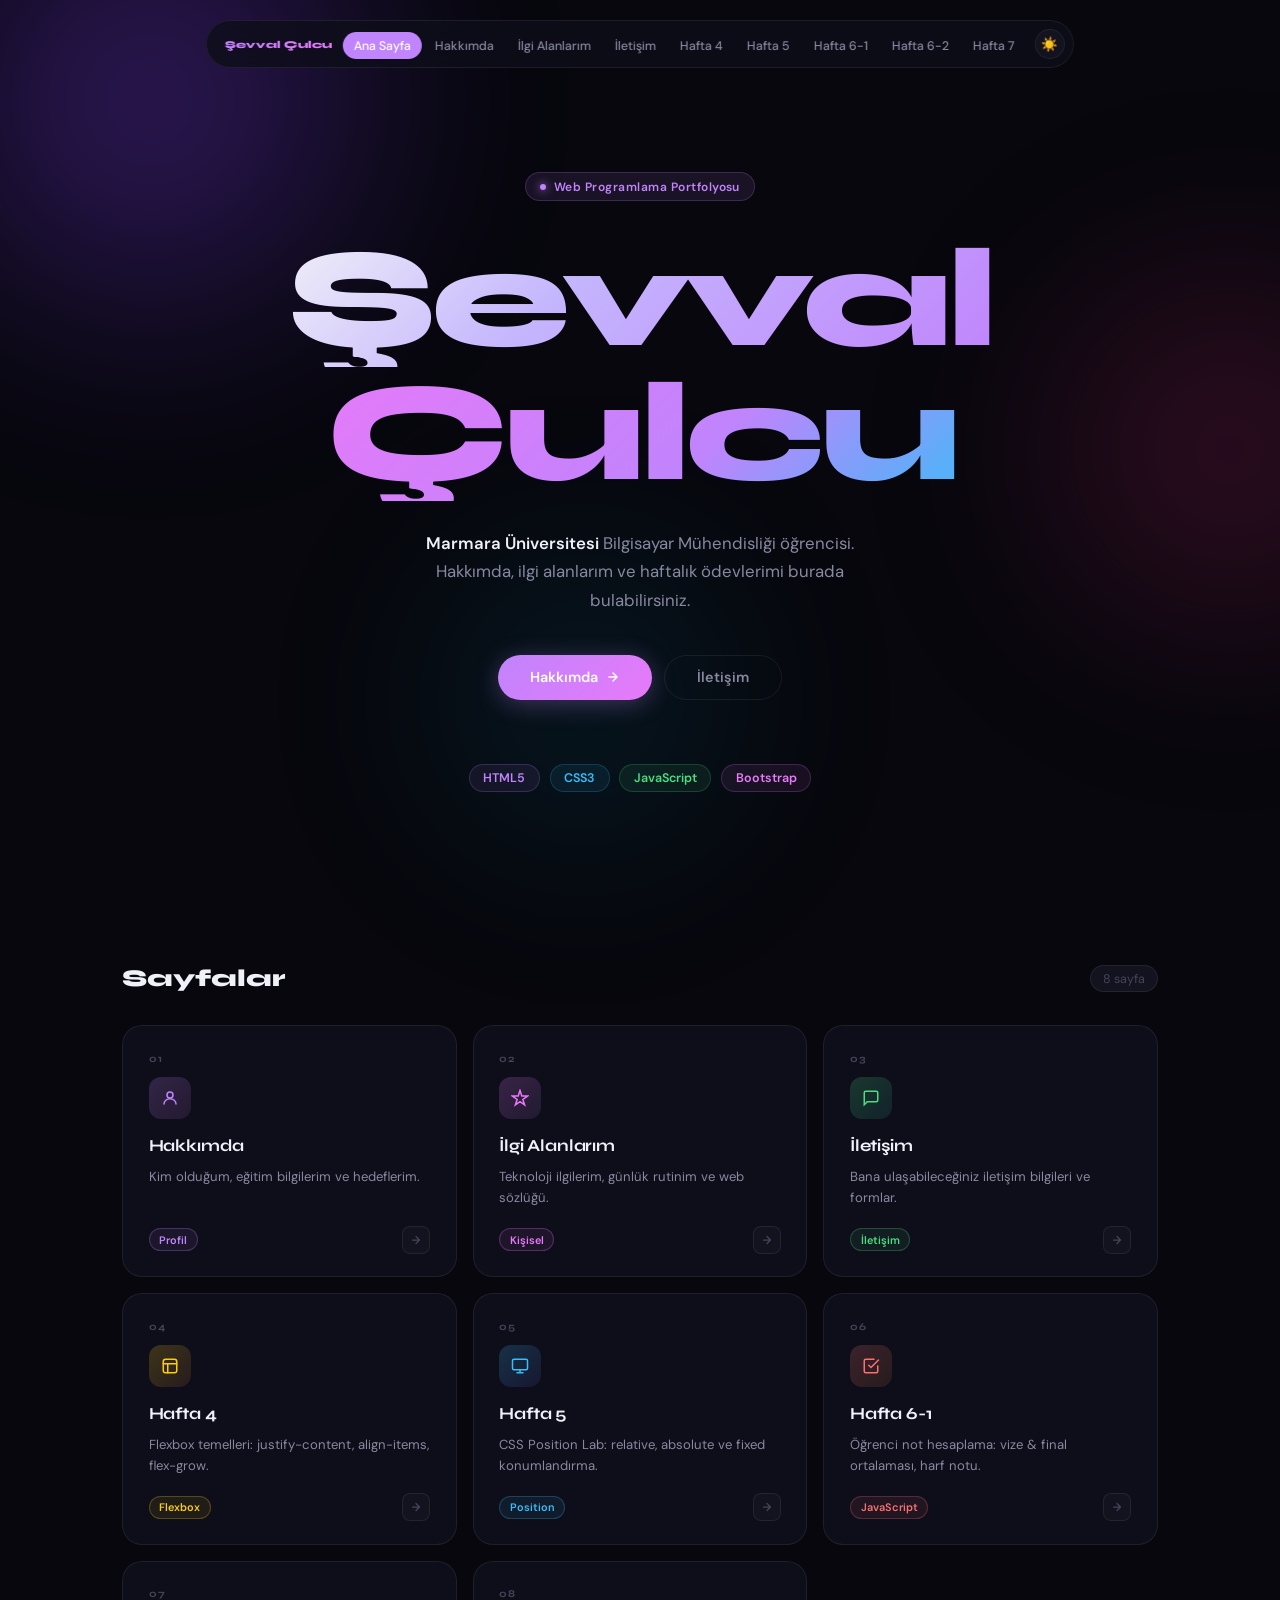
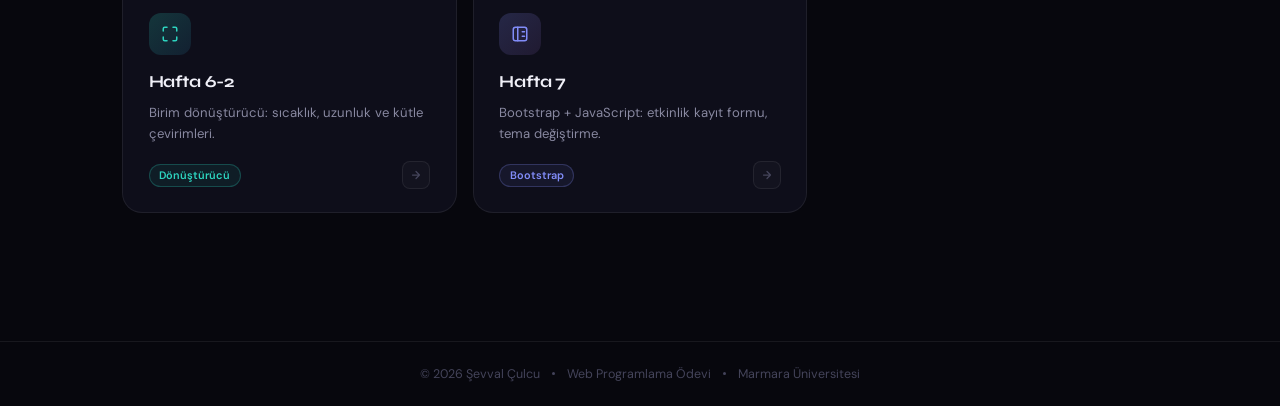
<file: index.html>
<!DOCTYPE html>
<html lang="tr" data-theme="dark">
<head>
  <meta charset="UTF-8" />
  <meta name="viewport" content="width=device-width, initial-scale=1.0"/>
  <title>Şevval Çulcu – Portfolyo</title>
  <link rel="preconnect" href="https://fonts.googleapis.com">
  <link rel="preconnect" href="https://fonts.gstatic.com" crossorigin>
  <link href="https://fonts.googleapis.com/css2?family=Syne:wght@400;700;800&family=DM+Sans:wght@300;400;500;600&display=swap" rel="stylesheet">
  <style>
    *, *::before, *::after { box-sizing: border-box; margin: 0; padding: 0; }

    /* ── THEME TOKENS ── */
    :root {
      --bg: #07070d; --s1: #0e0e1a; --s2: #13131f;
      --border: rgba(255,255,255,0.07);
      --text: #f0f0f8; --sub: #8888a0; --dim: #44445a;
      --nav-bg: rgba(14,14,26,0.82);
      --v: #c084fc; --p: #e879f9; --b: #38bdf8;
      --g: #4ade80; --y: #facc15; --r: #f87171; --t: #2dd4bf;
      --orb1: #7c3aed; --orb2: #db2777; --orb3: #0891b2;
    }
    [data-theme="light"] {
      --bg: #f5f3ff; --s1: #ffffff; --s2: #ede9fe;
      --border: rgba(109,40,217,0.1);
      --text: #1a0a2e; --sub: #5a4e6e; --dim: #9080a8;
      --nav-bg: rgba(255,255,255,0.88);
      --orb1: #ddd6fe; --orb2: #fbcfe8; --orb3: #bae6fd;
    }

    html { scroll-behavior: smooth; }
    body { font-family:'DM Sans',sans-serif; background:var(--bg); color:var(--text); min-height:100vh; overflow-x:hidden; transition: background .35s, color .35s; }

    /* ── ORBS ── */
    .orb { position:fixed; border-radius:50%; filter:blur(100px); pointer-events:none; z-index:0; }
    .orb-1 { width:600px; height:600px; background:radial-gradient(circle,var(--orb1) 0%,transparent 70%); top:-200px; left:-150px; opacity:.45; }
    .orb-2 { width:500px; height:500px; background:radial-gradient(circle,var(--orb2) 0%,transparent 70%); top:200px; right:-200px; opacity:.28; }
    .orb-3 { width:400px; height:400px; background:radial-gradient(circle,var(--orb3) 0%,transparent 70%); bottom:0; left:30%; opacity:.22; }

    /* ── NAV ── */
    nav {
      position:fixed; top:1.25rem; left:50%; transform:translateX(-50%);
      z-index:100; display:flex; align-items:center; gap:.4rem;
      padding:.5rem .55rem .5rem 1.1rem;
      background:var(--nav-bg); backdrop-filter:blur(24px); -webkit-backdrop-filter:blur(24px);
      border:1px solid var(--border); border-radius:999px;
      width:max-content; max-width:96vw;
      transition: background .35s, border-color .35s;
    }
    .nav-logo { font-family:'Syne',sans-serif; font-size:.65rem; font-weight:800; background:linear-gradient(135deg,var(--v),var(--p)); -webkit-background-clip:text; -webkit-text-fill-color:transparent; background-clip:text; text-decoration:none; margin-right:.3rem; white-space:nowrap; }
    .nav-links { display:flex; list-style:none; gap:.1rem; }
    .nav-links a { text-decoration:none; color:var(--sub); font-size:.78rem; font-weight:500; padding:.35rem .7rem; border-radius:999px; transition:color .2s,background .2s; white-space:nowrap; }
    .nav-links a:hover { color:var(--text); background:rgba(109,40,217,.08); }
    .nav-links a.active { color:#fff; background:var(--v); }
    [data-theme="light"] .nav-links a.active { color:#fff; }

    /* Theme toggle btn */
    .theme-btn {
      width:30px; height:30px; border-radius:999px; border:1px solid var(--border);
      background:var(--s2); color:var(--sub); cursor:pointer;
      display:flex; align-items:center; justify-content:center;
      font-size:.85rem; transition:background .2s,color .2s,border-color .2s;
      flex-shrink:0; margin-left:.15rem;
    }
    .theme-btn:hover { background:var(--v); color:#fff; border-color:var(--v); }

    /* ── HERO ── */
    .hero { position:relative; z-index:1; min-height:100vh; display:grid; place-items:center; padding:10rem 2rem 6rem; text-align:center; }
    .hero-inner { max-width:820px; }
    .badge { display:inline-flex; align-items:center; gap:.5rem; font-size:.75rem; font-weight:600; color:var(--v); background:rgba(192,132,252,.1); border:1px solid rgba(192,132,252,.2); padding:.35rem .9rem; border-radius:999px; margin-bottom:2rem; letter-spacing:.04em; }
    .badge::before { content:''; width:6px; height:6px; border-radius:50%; background:var(--v); box-shadow:0 0 8px var(--v); }
    .hero h1 { font-family:'Syne',sans-serif; font-size:clamp(4rem,11vw,9rem); font-weight:800; line-height:.95; letter-spacing:-.04em; margin-bottom:1.75rem; }
    .h1-top { display:block; background:linear-gradient(135deg,var(--text) 0%,#c4b5fd 40%,var(--v) 100%); -webkit-background-clip:text; -webkit-text-fill-color:transparent; background-clip:text; }
    .h1-bot { display:block; background:linear-gradient(135deg,var(--p) 0%,var(--v) 60%,var(--b) 100%); -webkit-background-clip:text; -webkit-text-fill-color:transparent; background-clip:text; }
    .hero-sub { font-size:1.05rem; color:var(--sub); line-height:1.7; max-width:500px; margin:0 auto 2.5rem; }
    .hero-sub b { color:var(--text); font-weight:600; }
    .hero-btns { display:flex; gap:.75rem; justify-content:center; flex-wrap:wrap; margin-bottom:4rem; }
    .btn-a { display:inline-flex; align-items:center; gap:.45rem; padding:.8rem 2rem; border-radius:999px; font-size:.9rem; font-weight:600; text-decoration:none; cursor:pointer; transition:transform .2s,box-shadow .2s; font-family:'DM Sans',sans-serif; background:linear-gradient(135deg,var(--v),var(--p)); color:#fff; border:none; box-shadow:0 4px 24px rgba(192,132,252,.3); }
    .btn-a:hover { transform:translateY(-3px); box-shadow:0 8px 36px rgba(192,132,252,.5); }
    .btn-b { display:inline-flex; align-items:center; gap:.45rem; padding:.8rem 2rem; border-radius:999px; font-size:.9rem; font-weight:600; text-decoration:none; cursor:pointer; transition:transform .2s,border-color .2s,color .2s; font-family:'DM Sans',sans-serif; background:transparent; color:var(--sub); border:1px solid var(--border); }
    .btn-b:hover { transform:translateY(-3px); border-color:rgba(109,40,217,.3); color:var(--text); }
    .hero-pills { display:flex; gap:.6rem; justify-content:center; flex-wrap:wrap; }
    .pill { font-size:.78rem; font-weight:600; padding:.3rem .85rem; border-radius:999px; border:1px solid; }
    .pill-v { background:rgba(192,132,252,.08); color:var(--v); border-color:rgba(192,132,252,.2); }
    .pill-b { background:rgba(56,189,248,.08); color:var(--b); border-color:rgba(56,189,248,.2); }
    .pill-g { background:rgba(74,222,128,.08); color:var(--g); border-color:rgba(74,222,128,.2); }
    .pill-p { background:rgba(232,121,249,.08); color:var(--p); border-color:rgba(232,121,249,.2); }

    /* ── CARDS ── */
    .cards-section { position:relative; z-index:1; max-width:1100px; margin:0 auto; padding:4rem 2rem 8rem; }
    .sec-head { display:flex; align-items:center; justify-content:space-between; margin-bottom:2rem; }
    .sec-title { font-family:'Syne',sans-serif; font-size:1.5rem; font-weight:800; color:var(--text); }
    .sec-count { font-size:.78rem; color:var(--dim); background:var(--s2); border:1px solid var(--border); padding:.3rem .75rem; border-radius:999px; }
    .grid { display:grid; grid-template-columns:repeat(3,1fr); gap:1rem; }

    /* Card = full anchor for click coverage */
    .card {
      background:var(--s1); border:1px solid var(--border); border-radius:20px;
      padding:1.6rem 1.6rem 1.4rem;
      display:flex; flex-direction:column; gap:.6rem;
      position:relative; overflow:hidden;
      transition:transform .25s,border-color .25s,box-shadow .25s,background .35s;
      text-decoration:none; color:inherit; cursor:pointer;
    }
    .card:hover { transform:translateY(-4px); }
    .card.cv:hover { border-color:rgba(192,132,252,.4); box-shadow:0 12px 40px rgba(192,132,252,.12); }
    .card.cp:hover { border-color:rgba(232,121,249,.4); box-shadow:0 12px 40px rgba(232,121,249,.12); }
    .card.cg:hover { border-color:rgba(74,222,128,.4);  box-shadow:0 12px 40px rgba(74,222,128,.12); }
    .card.cy:hover { border-color:rgba(250,204,21,.4);  box-shadow:0 12px 40px rgba(250,204,21,.12); }
    .card.cb:hover { border-color:rgba(56,189,248,.4);  box-shadow:0 12px 40px rgba(56,189,248,.12); }
    .card.cr:hover { border-color:rgba(248,113,113,.4); box-shadow:0 12px 40px rgba(248,113,113,.12); }
    .card.ct:hover { border-color:rgba(45,212,191,.4);  box-shadow:0 12px 40px rgba(45,212,191,.12); }
    .card.ci:hover { border-color:rgba(129,140,248,.4); box-shadow:0 12px 40px rgba(129,140,248,.12); }

    .card-num { font-family:'Syne',sans-serif; font-size:.65rem; font-weight:700; letter-spacing:.1em; color:var(--dim); text-transform:uppercase; margin-bottom:.2rem; }
    .card-icon-wrap { width:42px; height:42px; border-radius:12px; display:flex; align-items:center; justify-content:center; margin-bottom:.4rem; flex-shrink:0; }
    .ic-v { background:linear-gradient(135deg,rgba(192,132,252,.2),rgba(232,121,249,.1)); }
    .ic-p { background:linear-gradient(135deg,rgba(232,121,249,.2),rgba(192,132,252,.1)); }
    .ic-g { background:linear-gradient(135deg,rgba(74,222,128,.2),rgba(45,212,191,.1)); }
    .ic-y { background:linear-gradient(135deg,rgba(250,204,21,.2),rgba(251,146,60,.1)); }
    .ic-b { background:linear-gradient(135deg,rgba(56,189,248,.2),rgba(99,102,241,.1)); }
    .ic-r { background:linear-gradient(135deg,rgba(248,113,113,.2),rgba(251,146,60,.1)); }
    .ic-t { background:linear-gradient(135deg,rgba(45,212,191,.2),rgba(56,189,248,.1)); }
    .ic-i { background:linear-gradient(135deg,rgba(129,140,248,.2),rgba(192,132,252,.1)); }
    .card h3 { font-family:'Syne',sans-serif; font-size:1.05rem; font-weight:700; color:var(--text); letter-spacing:-.01em; }
    .card p { font-size:.82rem; color:var(--sub); line-height:1.6; flex:1; }
    .card-footer { display:flex; align-items:center; justify-content:space-between; margin-top:.5rem; }
    .card-tag { font-size:.68rem; font-weight:600; padding:.22rem .6rem; border-radius:999px; border:1px solid; }
    .tv { color:var(--v); border-color:rgba(192,132,252,.25); background:rgba(192,132,252,.08); }
    .tp { color:var(--p); border-color:rgba(232,121,249,.25); background:rgba(232,121,249,.08); }
    .tg { color:var(--g); border-color:rgba(74,222,128,.25);  background:rgba(74,222,128,.08); }
    .ty { color:var(--y); border-color:rgba(250,204,21,.25);  background:rgba(250,204,21,.08); }
    .tb { color:var(--b); border-color:rgba(56,189,248,.25);  background:rgba(56,189,248,.08); }
    .tr { color:var(--r); border-color:rgba(248,113,113,.25); background:rgba(248,113,113,.08); }
    .tt { color:var(--t); border-color:rgba(45,212,191,.25);  background:rgba(45,212,191,.08); }
    .ti { color:#818cf8; border-color:rgba(129,140,248,.25);  background:rgba(129,140,248,.08); }
    .card-arrow { width:28px; height:28px; border-radius:8px; background:var(--s2); border:1px solid var(--border); display:flex; align-items:center; justify-content:center; color:var(--dim); transition:background .2s,color .2s,border-color .2s; pointer-events:none; }
    .card:hover .card-arrow { background:var(--v); color:#fff; border-color:var(--v); }

    /* ── FOOTER ── */
    footer { position:relative; z-index:1; border-top:1px solid var(--border); padding:1.5rem 2rem; display:flex; align-items:center; justify-content:center; gap:.75rem; font-size:.78rem; color:var(--dim); }
    footer span { display:flex; align-items:center; gap:.4rem; }
    .dot { width:3px; height:3px; border-radius:50%; background:var(--dim); }

    @media (max-width:900px) { .grid { grid-template-columns:repeat(2,1fr); } nav { top:.75rem; } }
    @media (max-width:600px) { .grid { grid-template-columns:1fr; } nav .nav-links { display:none; } .hero { padding:8rem 1.25rem 4rem; } .cards-section { padding:3rem 1.25rem 5rem; } }
  </style>
</head>
<body>

  <div class="orb orb-1"></div>
  <div class="orb orb-2"></div>
  <div class="orb orb-3"></div>

  <nav>
    <a href="index.html" class="nav-logo">Şevval Çulcu</a>
    <ul class="nav-links">
      <li><a href="index.html" class="active">Ana Sayfa</a></li>
      <li><a href="hakkimda.html">Hakkımda</a></li>
      <li><a href="ilgi-alanlarim.html">İlgi Alanlarım</a></li>
      <li><a href="iletisim.html">İletişim</a></li>
      <li><a href="hafta4.html">Hafta 4</a></li>
      <li><a href="hafta5.html">Hafta 5</a></li>
      <li><a href="hafta6-1.html">Hafta 6-1</a></li>
      <li><a href="hafta6-2.html">Hafta 6-2</a></li>
      <li><a href="hafta7.html">Hafta 7</a></li>
    </ul>
    <button class="theme-btn" id="themeBtn" title="Tema değiştir">🌙</button>
  </nav>

  <section class="hero">
    <div class="hero-inner">
      <div class="badge">Web Programlama Portfolyosu</div>
      <h1>
        <span class="h1-top">Şevval</span>
        <span class="h1-bot">Çulcu</span>
      </h1>
      <p class="hero-sub">
        <b>Marmara Üniversitesi</b> Bilgisayar Mühendisliği öğrencisi.
        Hakkımda, ilgi alanlarım ve haftalık ödevlerimi burada bulabilirsiniz.
      </p>
      <div class="hero-btns">
        <a href="hakkimda.html" class="btn-a">
          Hakkımda
          <svg width="14" height="14" viewBox="0 0 24 24" fill="none" stroke="currentColor" stroke-width="2.5" stroke-linecap="round" stroke-linejoin="round"><path d="M5 12h14M12 5l7 7-7 7"/></svg>
        </a>
        <a href="iletisim.html" class="btn-b">İletişim</a>
      </div>
      <div class="hero-pills">
        <span class="pill pill-v">HTML5</span>
        <span class="pill pill-b">CSS3</span>
        <span class="pill pill-g">JavaScript</span>
        <span class="pill pill-p">Bootstrap</span>
      </div>
    </div>
  </section>

  <section class="cards-section">
    <div class="sec-head">
      <h2 class="sec-title">Sayfalar</h2>
      <span class="sec-count">8 sayfa</span>
    </div>
    <div class="grid">

      <a href="hakkimda.html" class="card cv">
        <div class="card-num">01</div>
        <div class="card-icon-wrap ic-v">
          <svg width="18" height="18" viewBox="0 0 24 24" fill="none" stroke="#c084fc" stroke-width="2" stroke-linecap="round"><circle cx="12" cy="8" r="4"/><path d="M4 20c0-4 3.6-7 8-7s8 3 8 7"/></svg>
        </div>
        <h3>Hakkımda</h3>
        <p>Kim olduğum, eğitim bilgilerim ve hedeflerim.</p>
        <div class="card-footer">
          <span class="card-tag tv">Profil</span>
          <span class="card-arrow"><svg width="12" height="12" viewBox="0 0 24 24" fill="none" stroke="currentColor" stroke-width="2.5" stroke-linecap="round" stroke-linejoin="round"><path d="M5 12h14M12 5l7 7-7 7"/></svg></span>
        </div>
      </a>

      <a href="ilgi-alanlarim.html" class="card cp">
        <div class="card-num">02</div>
        <div class="card-icon-wrap ic-p">
          <svg width="18" height="18" viewBox="0 0 24 24" fill="none" stroke="#e879f9" stroke-width="2" stroke-linecap="round"><path d="M12 2l2.4 7.4H22l-6.2 4.5 2.4 7.4L12 17l-6.2 4.3 2.4-7.4L2 9.4h7.6z"/></svg>
        </div>
        <h3>İlgi Alanlarım</h3>
        <p>Teknoloji ilgilerim, günlük rutinim ve web sözlüğü.</p>
        <div class="card-footer">
          <span class="card-tag tp">Kişisel</span>
          <span class="card-arrow"><svg width="12" height="12" viewBox="0 0 24 24" fill="none" stroke="currentColor" stroke-width="2.5" stroke-linecap="round" stroke-linejoin="round"><path d="M5 12h14M12 5l7 7-7 7"/></svg></span>
        </div>
      </a>

      <a href="iletisim.html" class="card cg">
        <div class="card-num">03</div>
        <div class="card-icon-wrap ic-g">
          <svg width="18" height="18" viewBox="0 0 24 24" fill="none" stroke="#4ade80" stroke-width="2" stroke-linecap="round"><path d="M21 15a2 2 0 01-2 2H7l-4 4V5a2 2 0 012-2h14a2 2 0 012 2z"/></svg>
        </div>
        <h3>İletişim</h3>
        <p>Bana ulaşabileceğiniz iletişim bilgileri ve formlar.</p>
        <div class="card-footer">
          <span class="card-tag tg">İletişim</span>
          <span class="card-arrow"><svg width="12" height="12" viewBox="0 0 24 24" fill="none" stroke="currentColor" stroke-width="2.5" stroke-linecap="round" stroke-linejoin="round"><path d="M5 12h14M12 5l7 7-7 7"/></svg></span>
        </div>
      </a>

      <a href="hafta4.html" class="card cy">
        <div class="card-num">04</div>
        <div class="card-icon-wrap ic-y">
          <svg width="18" height="18" viewBox="0 0 24 24" fill="none" stroke="#facc15" stroke-width="2" stroke-linecap="round"><rect x="3" y="3" width="18" height="18" rx="3"/><path d="M3 9h18M9 21V9"/></svg>
        </div>
        <h3>Hafta 4</h3>
        <p>Flexbox temelleri: justify-content, align-items, flex-grow.</p>
        <div class="card-footer">
          <span class="card-tag ty">Flexbox</span>
          <span class="card-arrow"><svg width="12" height="12" viewBox="0 0 24 24" fill="none" stroke="currentColor" stroke-width="2.5" stroke-linecap="round" stroke-linejoin="round"><path d="M5 12h14M12 5l7 7-7 7"/></svg></span>
        </div>
      </a>

      <a href="hafta5.html" class="card cb">
        <div class="card-num">05</div>
        <div class="card-icon-wrap ic-b">
          <svg width="18" height="18" viewBox="0 0 24 24" fill="none" stroke="#38bdf8" stroke-width="2" stroke-linecap="round"><rect x="2" y="3" width="20" height="14" rx="2"/><path d="M8 21h8M12 17v4"/></svg>
        </div>
        <h3>Hafta 5</h3>
        <p>CSS Position Lab: relative, absolute ve fixed konumlandırma.</p>
        <div class="card-footer">
          <span class="card-tag tb">Position</span>
          <span class="card-arrow"><svg width="12" height="12" viewBox="0 0 24 24" fill="none" stroke="currentColor" stroke-width="2.5" stroke-linecap="round" stroke-linejoin="round"><path d="M5 12h14M12 5l7 7-7 7"/></svg></span>
        </div>
      </a>

      <a href="hafta6-1.html" class="card cr">
        <div class="card-num">06</div>
        <div class="card-icon-wrap ic-r">
          <svg width="18" height="18" viewBox="0 0 24 24" fill="none" stroke="#f87171" stroke-width="2" stroke-linecap="round"><path d="M9 11l3 3L22 4"/><path d="M21 12v7a2 2 0 01-2 2H5a2 2 0 01-2-2V5a2 2 0 012-2h11"/></svg>
        </div>
        <h3>Hafta 6-1</h3>
        <p>Öğrenci not hesaplama: vize & final ortalaması, harf notu.</p>
        <div class="card-footer">
          <span class="card-tag tr">JavaScript</span>
          <span class="card-arrow"><svg width="12" height="12" viewBox="0 0 24 24" fill="none" stroke="currentColor" stroke-width="2.5" stroke-linecap="round" stroke-linejoin="round"><path d="M5 12h14M12 5l7 7-7 7"/></svg></span>
        </div>
      </a>

      <a href="hafta6-2.html" class="card ct">
        <div class="card-num">07</div>
        <div class="card-icon-wrap ic-t">
          <svg width="18" height="18" viewBox="0 0 24 24" fill="none" stroke="#2dd4bf" stroke-width="2" stroke-linecap="round"><path d="M8 3H5a2 2 0 00-2 2v3M21 8V5a2 2 0 00-2-2h-3M8 21H5a2 2 0 01-2-2v-3M21 16v3a2 2 0 01-2 2h-3"/></svg>
        </div>
        <h3>Hafta 6-2</h3>
        <p>Birim dönüştürücü: sıcaklık, uzunluk ve kütle çevirimleri.</p>
        <div class="card-footer">
          <span class="card-tag tt">Dönüştürücü</span>
          <span class="card-arrow"><svg width="12" height="12" viewBox="0 0 24 24" fill="none" stroke="currentColor" stroke-width="2.5" stroke-linecap="round" stroke-linejoin="round"><path d="M5 12h14M12 5l7 7-7 7"/></svg></span>
        </div>
      </a>

      <a href="hafta7.html" class="card ci">
        <div class="card-num">08</div>
        <div class="card-icon-wrap ic-i">
          <svg width="18" height="18" viewBox="0 0 24 24" fill="none" stroke="#818cf8" stroke-width="2" stroke-linecap="round"><rect x="3" y="3" width="18" height="18" rx="3"/><path d="M9 3v18M15 9h3M15 15h3"/></svg>
        </div>
        <h3>Hafta 7</h3>
        <p>Bootstrap + JavaScript: etkinlik kayıt formu, tema değiştirme.</p>
        <div class="card-footer">
          <span class="card-tag ti">Bootstrap</span>
          <span class="card-arrow"><svg width="12" height="12" viewBox="0 0 24 24" fill="none" stroke="currentColor" stroke-width="2.5" stroke-linecap="round" stroke-linejoin="round"><path d="M5 12h14M12 5l7 7-7 7"/></svg></span>
        </div>
      </a>

    </div>
  </section>

  <footer>
    <span>© 2026 Şevval Çulcu</span>
    <span class="dot"></span>
    <span>Web Programlama Ödevi</span>
    <span class="dot"></span>
    <span>Marmara Üniversitesi</span>
  </footer>

  <script>
    const html = document.documentElement;
    const btn  = document.getElementById('themeBtn');
    const saved = localStorage.getItem('sc-theme') || 'dark';
    applyTheme(saved);

    btn.addEventListener('click', () => {
      const next = html.dataset.theme === 'dark' ? 'light' : 'dark';
      applyTheme(next);
      localStorage.setItem('sc-theme', next);
    });

    function applyTheme(t) {
      html.dataset.theme = t;
      btn.textContent = t === 'dark' ? '☀️' : '🌙';
      btn.title = t === 'dark' ? 'Açık temaya geç' : 'Koyu temaya geç';
    }
  </script>
</body>
</html>
</file>
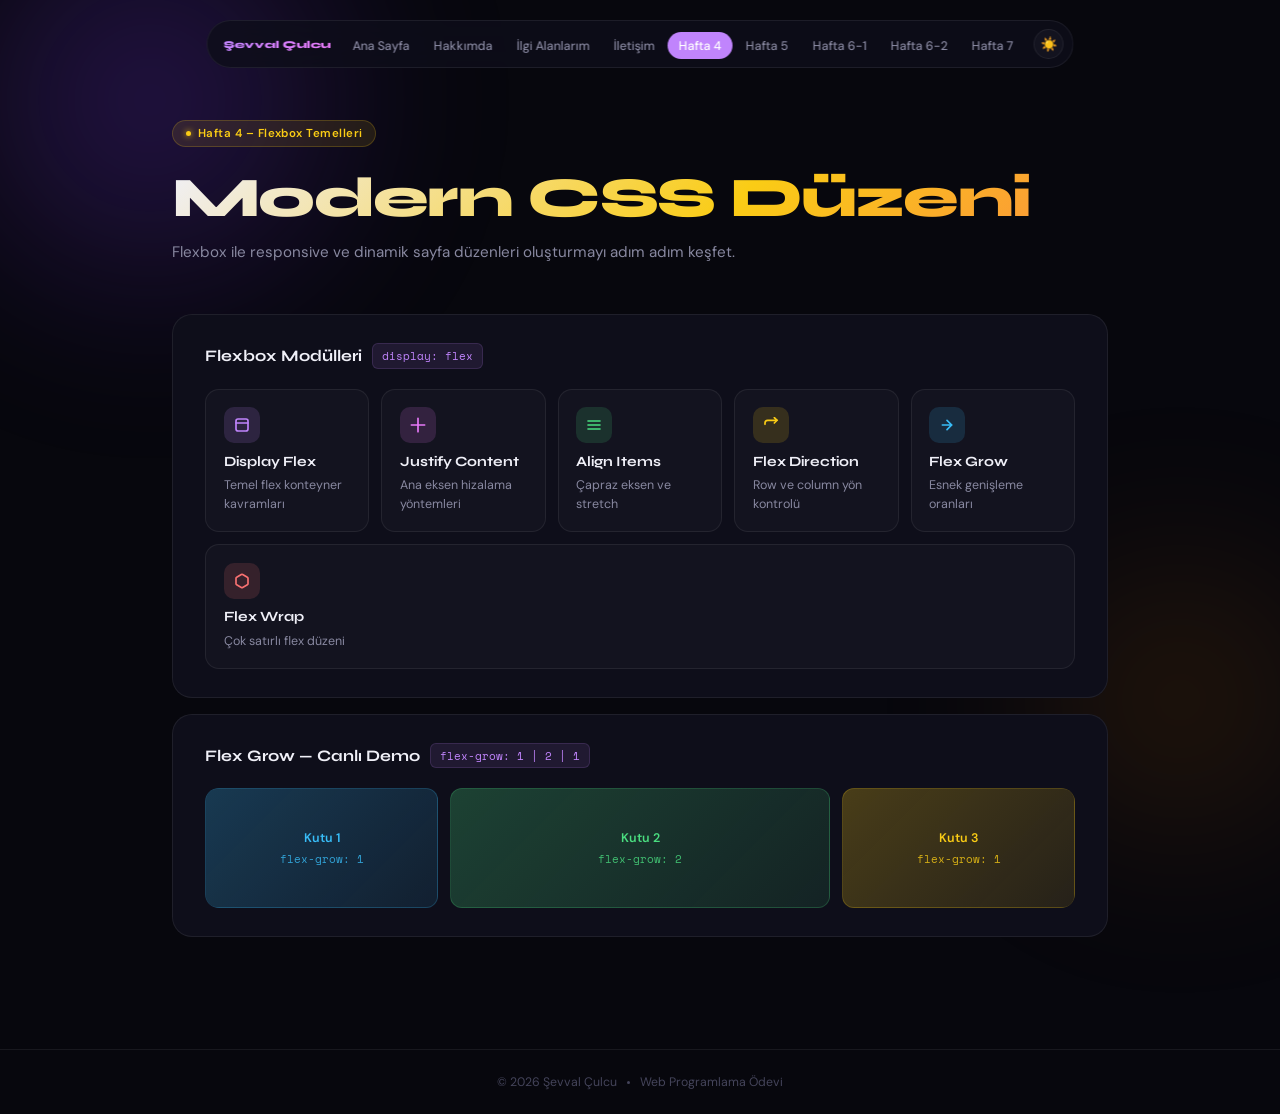
<file: hafta4.html>
<!DOCTYPE html>
<html lang="tr" data-theme="dark">
<head>
  <meta charset="UTF-8"/>
  <meta name="viewport" content="width=device-width, initial-scale=1.0"/>
  <title>Hafta 4 – Flexbox Lab</title>
  <link rel="preconnect" href="https://fonts.googleapis.com">
  <link rel="preconnect" href="https://fonts.gstatic.com" crossorigin>
  <link href="https://fonts.googleapis.com/css2?family=Syne:wght@400;700;800&family=DM+Sans:wght@300;400;500;600&family=Space+Mono:wght@400;700&display=swap" rel="stylesheet">
  <style>
    *,*::before,*::after{box-sizing:border-box;margin:0;padding:0}
    :root{--bg:#07070d;--s1:#0e0e1a;--s2:#13131f;--border:rgba(255,255,255,0.07);--text:#f0f0f8;--sub:#8888a0;--dim:#44445a;--nav-bg:rgba(14,14,26,0.82);--v:#c084fc;--p:#e879f9;--b:#38bdf8;--g:#4ade80;--y:#facc15;--r:#f87171;--t:#2dd4bf;--orb1:#7c3aed;--orb2:#d97706}
    [data-theme="light"]{--bg:#f5f3ff;--s1:#ffffff;--s2:#ede9fe;--border:rgba(109,40,217,0.1);--text:#1a0a2e;--sub:#5a4e6e;--dim:#9080a8;--nav-bg:rgba(255,255,255,0.88);--orb1:#ddd6fe;--orb2:#fde68a}
    html{scroll-behavior:smooth}
    body{font-family:'DM Sans',sans-serif;background:var(--bg);color:var(--text);min-height:100vh;overflow-x:hidden;transition:background .35s,color .35s}
    .orb{position:fixed;border-radius:50%;filter:blur(90px);pointer-events:none;z-index:0}
    .orb-1{width:500px;height:500px;background:radial-gradient(circle,var(--orb1) 0%,transparent 70%);top:-150px;left:-100px;opacity:.35}
    .orb-2{width:400px;height:400px;background:radial-gradient(circle,var(--orb2) 0%,transparent 70%);bottom:0;right:-100px;opacity:.2}
    .pill-nav{position:fixed;top:1.25rem;left:50%;transform:translateX(-50%);z-index:100;display:flex;align-items:center;gap:.4rem;padding:.5rem .55rem .5rem 1rem;background:var(--nav-bg);backdrop-filter:blur(24px);-webkit-backdrop-filter:blur(24px);border:1px solid var(--border);border-radius:999px;width:max-content;max-width:96vw;transition:background .35s,border-color .35s}
    .nav-logo{font-family:'Syne',sans-serif;font-size:.65rem;font-weight:800;background:linear-gradient(135deg,var(--v),var(--p));-webkit-background-clip:text;-webkit-text-fill-color:transparent;background-clip:text;text-decoration:none;margin-right:.3rem;white-space:nowrap}
    .nav-links{display:flex;list-style:none;gap:.1rem}
    .nav-links a{text-decoration:none;color:var(--sub);font-size:.78rem;font-weight:500;padding:.35rem .7rem;border-radius:999px;transition:color .2s,background .2s;white-space:nowrap}
    .nav-links a:hover{color:var(--text);background:rgba(109,40,217,.08)}
    .nav-links a.active{color:#fff;background:var(--v)}
    .theme-btn{width:30px;height:30px;border-radius:999px;border:1px solid var(--border);background:var(--s2);color:var(--sub);cursor:pointer;display:flex;align-items:center;justify-content:center;font-size:.85rem;transition:background .2s,color .2s;flex-shrink:0;margin-left:.15rem}
    .theme-btn:hover{background:var(--v);color:#fff;border-color:var(--v)}
    .page-top{position:relative;z-index:1;padding:7.5rem 2rem 3rem;max-width:1000px;margin:0 auto}
    .ph-badge{display:inline-flex;align-items:center;gap:.45rem;font-size:.72rem;font-weight:600;color:var(--y);background:rgba(250,204,21,.1);border:1px solid rgba(250,204,21,.2);padding:.3rem .8rem;border-radius:999px;margin-bottom:1.25rem;letter-spacing:.04em}
    .ph-badge::before{content:'';width:5px;height:5px;border-radius:50%;background:var(--y);box-shadow:0 0 6px var(--y)}
    .page-top h1{font-family:'Syne',sans-serif;font-size:clamp(2rem,5vw,3.5rem);font-weight:800;line-height:1.1;letter-spacing:-.03em;margin-bottom:.75rem;background:linear-gradient(135deg,var(--text) 0%,var(--y) 60%,#fb923c 100%);-webkit-background-clip:text;-webkit-text-fill-color:transparent;background-clip:text}
    .page-top p{font-size:.95rem;color:var(--sub);line-height:1.7}
    .page-content{position:relative;z-index:1;max-width:1000px;margin:0 auto;padding:0 2rem 6rem}
    .section-block{background:var(--s1);border:1px solid var(--border);border-radius:20px;padding:1.75rem 2rem;margin-bottom:1rem;transition:background .35s,border-color .25s}
    .section-title{display:flex;align-items:center;gap:.65rem;margin-bottom:1.25rem;flex-wrap:wrap}
    .section-title h3{font-family:'Syne',sans-serif;font-size:1rem;font-weight:700;color:var(--text)}
    .code-tag{font-family:'Space Mono',monospace;font-size:.7rem;padding:.2rem .55rem;background:rgba(192,132,252,.1);color:var(--v);border-radius:6px;border:1px solid rgba(192,132,252,.15)}
    .flex-cards{display:flex;flex-wrap:wrap;gap:.75rem}
    .flex-card{flex:1;min-width:150px;background:var(--s2);border:1px solid var(--border);border-radius:14px;padding:1.1rem;display:flex;flex-direction:column;gap:.4rem;transition:background .35s}
    .fc-icon{width:36px;height:36px;border-radius:10px;display:flex;align-items:center;justify-content:center;margin-bottom:.2rem}
    .flex-card h4{font-family:'Syne',sans-serif;font-size:.88rem;font-weight:700;color:var(--text)}
    .flex-card p{font-size:.78rem;color:var(--sub);line-height:1.5;margin:0}
    .grow-demo{display:flex;gap:.75rem;height:120px;border-radius:14px;overflow:hidden}
    .grow-box{display:flex;flex-direction:column;align-items:center;justify-content:center;gap:.35rem;border-radius:12px;transition:transform .2s}
    .grow-box:hover{transform:scaleY(1.04)}
    .grow-box code{font-family:'Space Mono',monospace;font-size:.68rem;opacity:.8}
    .grow-box span{font-size:.78rem;font-weight:600}
    .gb-1{flex-grow:1;background:linear-gradient(135deg,rgba(56,189,248,.25),rgba(56,189,248,.1));border:1px solid rgba(56,189,248,.2);color:var(--b)}
    .gb-2{flex-grow:2;background:linear-gradient(135deg,rgba(74,222,128,.25),rgba(74,222,128,.1));border:1px solid rgba(74,222,128,.2);color:var(--g)}
    .gb-3{flex-grow:1;background:linear-gradient(135deg,rgba(250,204,21,.25),rgba(250,204,21,.1));border:1px solid rgba(250,204,21,.2);color:var(--y)}
    .dark-footer{position:relative;z-index:1;border-top:1px solid var(--border);padding:1.5rem 2rem;display:flex;align-items:center;justify-content:center;gap:.65rem;font-size:.77rem;color:var(--dim)}
    .dot{width:3px;height:3px;border-radius:50%;background:var(--dim)}
    @media(max-width:600px){.pill-nav .nav-links{display:none}.page-top{padding:6.5rem 1.25rem 2rem}.page-content{padding:0 1.25rem 4rem}.grow-demo{height:90px}}
  </style>
</head>
<body>
  <div class="orb orb-1"></div>
  <div class="orb orb-2"></div>
  <nav class="pill-nav">
    <a href="index.html" class="nav-logo">Şevval Çulcu</a>
    <ul class="nav-links">
      <li><a href="index.html">Ana Sayfa</a></li>
      <li><a href="hakkimda.html">Hakkımda</a></li>
      <li><a href="ilgi-alanlarim.html">İlgi Alanlarım</a></li>
      <li><a href="iletisim.html">İletişim</a></li>
      <li><a href="hafta4.html" class="active">Hafta 4</a></li>
      <li><a href="hafta5.html">Hafta 5</a></li>
      <li><a href="hafta6-1.html">Hafta 6-1</a></li>
      <li><a href="hafta6-2.html">Hafta 6-2</a></li>
      <li><a href="hafta7.html">Hafta 7</a></li>
    </ul>
    <button class="theme-btn" id="themeBtn">🌙</button>
  </nav>
  <div class="page-top">
    <div class="ph-badge">Hafta 4 – Flexbox Temelleri</div>
    <h1>Modern CSS Düzeni</h1>
    <p>Flexbox ile responsive ve dinamik sayfa düzenleri oluşturmayı adım adım keşfet.</p>
  </div>
  <main class="page-content">
    <div class="section-block">
      <div class="section-title"><h3>Flexbox Modülleri</h3><span class="code-tag">display: flex</span></div>
      <div class="flex-cards">
        <div class="flex-card"><div class="fc-icon" style="background:rgba(192,132,252,.15)"><svg width="16" height="16" viewBox="0 0 24 24" fill="none" stroke="#c084fc" stroke-width="2.5" stroke-linecap="round"><rect x="3" y="3" width="18" height="18" rx="3"/><path d="M3 9h18"/></svg></div><h4>Display Flex</h4><p>Temel flex konteyner kavramları</p></div>
        <div class="flex-card"><div class="fc-icon" style="background:rgba(232,121,249,.15)"><svg width="16" height="16" viewBox="0 0 24 24" fill="none" stroke="#e879f9" stroke-width="2.5" stroke-linecap="round"><path d="M12 2v20M2 12h20"/></svg></div><h4>Justify Content</h4><p>Ana eksen hizalama yöntemleri</p></div>
        <div class="flex-card"><div class="fc-icon" style="background:rgba(74,222,128,.15)"><svg width="16" height="16" viewBox="0 0 24 24" fill="none" stroke="#4ade80" stroke-width="2.5" stroke-linecap="round"><path d="M3 6h18M3 12h18M3 18h18"/></svg></div><h4>Align Items</h4><p>Çapraz eksen ve stretch</p></div>
        <div class="flex-card"><div class="fc-icon" style="background:rgba(250,204,21,.15)"><svg width="16" height="16" viewBox="0 0 24 24" fill="none" stroke="#facc15" stroke-width="2.5" stroke-linecap="round"><polyline points="17 1 21 5 17 9"/><path d="M3 11V9a4 4 0 014-4h14"/></svg></div><h4>Flex Direction</h4><p>Row ve column yön kontrolü</p></div>
        <div class="flex-card"><div class="fc-icon" style="background:rgba(56,189,248,.15)"><svg width="16" height="16" viewBox="0 0 24 24" fill="none" stroke="#38bdf8" stroke-width="2.5" stroke-linecap="round"><path d="M5 12h14M12 5l7 7-7 7"/></svg></div><h4>Flex Grow</h4><p>Esnek genişleme oranları</p></div>
        <div class="flex-card"><div class="fc-icon" style="background:rgba(248,113,113,.15)"><svg width="16" height="16" viewBox="0 0 24 24" fill="none" stroke="#f87171" stroke-width="2.5" stroke-linecap="round"><path d="M21 16V8a2 2 0 00-1-1.73l-7-4a2 2 0 00-2 0l-7 4A2 2 0 003 8v8a2 2 0 001 1.73l7 4a2 2 0 002 0l7-4A2 2 0 0021 16z"/></svg></div><h4>Flex Wrap</h4><p>Çok satırlı flex düzeni</p></div>
      </div>
    </div>
    <div class="section-block">
      <div class="section-title"><h3>Flex Grow — Canlı Demo</h3><span class="code-tag">flex-grow: 1 | 2 | 1</span></div>
      <div class="grow-demo">
        <div class="grow-box gb-1"><span>Kutu 1</span><code>flex-grow: 1</code></div>
        <div class="grow-box gb-2"><span>Kutu 2</span><code>flex-grow: 2</code></div>
        <div class="grow-box gb-3"><span>Kutu 3</span><code>flex-grow: 1</code></div>
      </div>
    </div>
  </main>
  <footer class="dark-footer">
    <span>© 2026 Şevval Çulcu</span><span class="dot"></span><span>Web Programlama Ödevi</span>
  </footer>
  <script>
    const html=document.documentElement,btn=document.getElementById('themeBtn');
    applyTheme(localStorage.getItem('sc-theme')||'dark');
    btn.addEventListener('click',()=>{const n=html.dataset.theme==='dark'?'light':'dark';applyTheme(n);localStorage.setItem('sc-theme',n);});
    function applyTheme(t){html.dataset.theme=t;btn.textContent=t==='dark'?'☀️':'🌙';}
  </script>
</body>
</html>
</file>
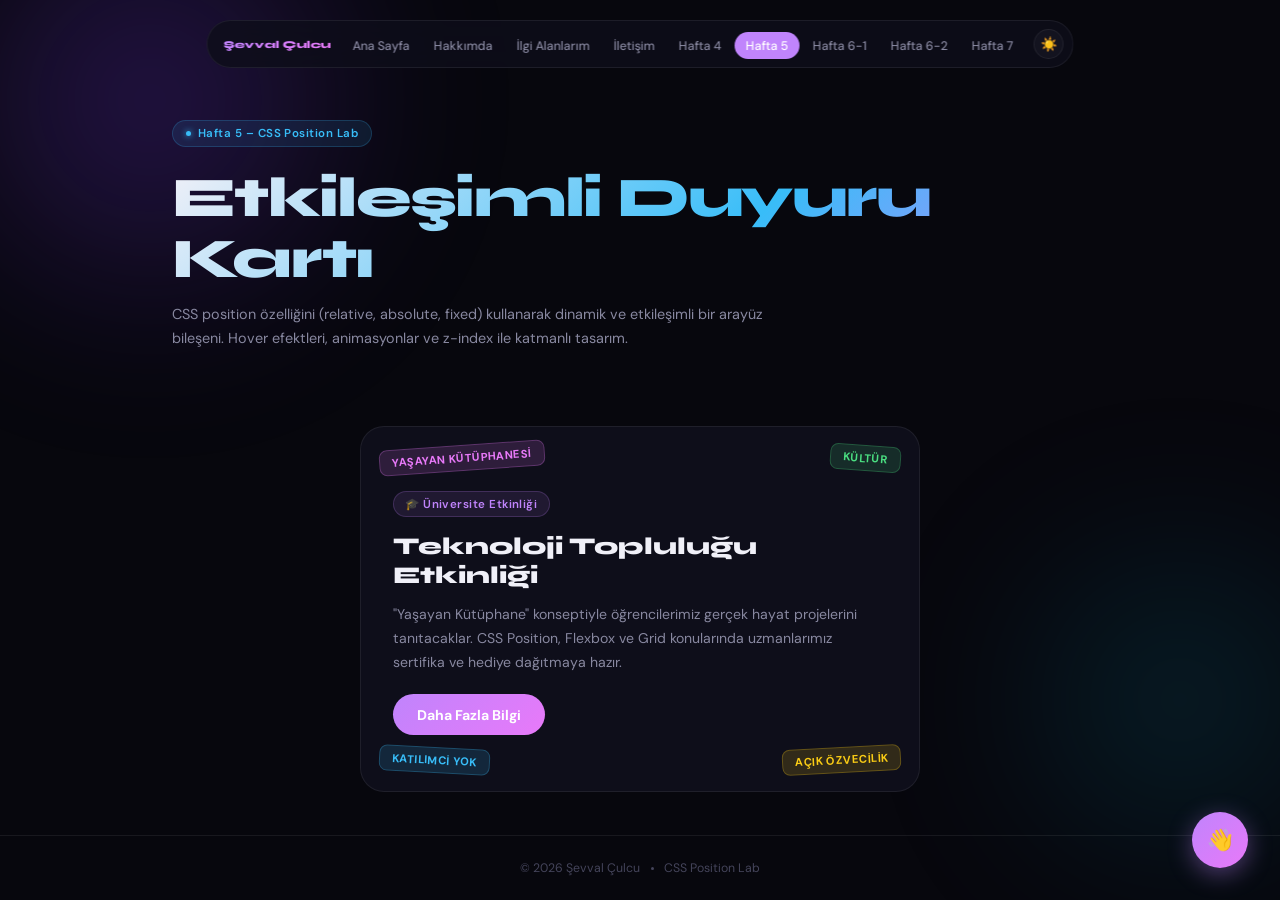
<file: hafta5.html>
<!DOCTYPE html>
<html lang="tr" data-theme="dark">
<head>
  <meta charset="UTF-8"/>
  <meta name="viewport" content="width=device-width, initial-scale=1.0"/>
  <title>Hafta 5 – CSS Position Lab</title>
  <link rel="preconnect" href="https://fonts.googleapis.com">
  <link rel="preconnect" href="https://fonts.gstatic.com" crossorigin>
  <link href="https://fonts.googleapis.com/css2?family=Syne:wght@400;700;800&family=DM+Sans:wght@300;400;500;600&display=swap" rel="stylesheet">
  <style>
    *,*::before,*::after{box-sizing:border-box;margin:0;padding:0}
    :root{--bg:#07070d;--s1:#0e0e1a;--s2:#13131f;--border:rgba(255,255,255,0.07);--text:#f0f0f8;--sub:#8888a0;--dim:#44445a;--nav-bg:rgba(14,14,26,0.82);--v:#c084fc;--p:#e879f9;--b:#38bdf8;--g:#4ade80;--y:#facc15;--r:#f87171;--t:#2dd4bf;--orb1:#7c3aed;--orb2:#0891b2}
    [data-theme="light"]{--bg:#f5f3ff;--s1:#ffffff;--s2:#ede9fe;--border:rgba(109,40,217,0.1);--text:#1a0a2e;--sub:#5a4e6e;--dim:#9080a8;--nav-bg:rgba(255,255,255,0.88);--orb1:#ddd6fe;--orb2:#bae6fd}
    html{scroll-behavior:smooth}
    body{font-family:'DM Sans',sans-serif;background:var(--bg);color:var(--text);min-height:100vh;overflow-x:hidden;transition:background .35s,color .35s;cursor:url('data:image/svg+xml;utf8,<svg xmlns="http://www.w3.org/2000/svg" width="28" height="28" viewBox="0 0 28 28"><polygon points="5,2 24,14 16,16 18,24 7,18 2,18" fill="%23c084fc" stroke="%23ffffff" stroke-width="1.5" stroke-linejoin="round"/></svg>') 5 2, auto}
    .orb{position:fixed;border-radius:50%;filter:blur(90px);pointer-events:none;z-index:0}
    .orb-1{width:500px;height:500px;background:radial-gradient(circle,var(--orb1) 0%,transparent 70%);top:-150px;left:-100px;opacity:.35}
    .orb-2{width:400px;height:400px;background:radial-gradient(circle,var(--orb2) 0%,transparent 70%);bottom:0;right:-100px;opacity:.25}
    .pill-nav{position:fixed;top:1.25rem;left:50%;transform:translateX(-50%);z-index:200;display:flex;align-items:center;gap:.4rem;padding:.5rem .55rem .5rem 1rem;background:var(--nav-bg);backdrop-filter:blur(24px);-webkit-backdrop-filter:blur(24px);border:1px solid var(--border);border-radius:999px;width:max-content;max-width:96vw;transition:background .35s,border-color .35s}
    .nav-logo{font-family:'Syne',sans-serif;font-size:.65rem;font-weight:800;background:linear-gradient(135deg,var(--v),var(--p));-webkit-background-clip:text;-webkit-text-fill-color:transparent;background-clip:text;text-decoration:none;margin-right:.3rem;white-space:nowrap}
    .nav-links{display:flex;list-style:none;gap:.1rem}
    .nav-links a{text-decoration:none;color:var(--sub);font-size:.78rem;font-weight:500;padding:.35rem .7rem;border-radius:999px;transition:color .2s,background .2s;white-space:nowrap}
    .nav-links a:hover{color:var(--text);background:rgba(109,40,217,.08)}
    .nav-links a.active{color:#fff;background:var(--v)}
    .theme-btn{width:30px;height:30px;border-radius:999px;border:1px solid var(--border);background:var(--s2);color:var(--sub);cursor:pointer;display:flex;align-items:center;justify-content:center;font-size:.85rem;transition:background .2s,color .2s;flex-shrink:0;margin-left:.15rem}
    .theme-btn:hover{background:var(--v);color:#fff;border-color:var(--v)}
    .page-wrapper{display:flex;flex-direction:column;min-height:100vh}
    .page-top{position:relative;z-index:1;padding:7.5rem 2rem 2rem;max-width:1000px;margin:0 auto;width:100%}
    .ph-badge{display:inline-flex;align-items:center;gap:.45rem;font-size:.72rem;font-weight:600;color:var(--b);background:rgba(56,189,248,.1);border:1px solid rgba(56,189,248,.2);padding:.3rem .8rem;border-radius:999px;margin-bottom:1.25rem;letter-spacing:.04em}
    .ph-badge::before{content:'';width:5px;height:5px;border-radius:50%;background:var(--b);box-shadow:0 0 6px var(--b)}
    .page-top h1{font-family:'Syne',sans-serif;font-size:clamp(2rem,5vw,3.5rem);font-weight:800;line-height:1.1;letter-spacing:-.03em;margin-bottom:.75rem;background:linear-gradient(135deg,var(--text) 0%,var(--b) 60%,var(--v) 100%);-webkit-background-clip:text;-webkit-text-fill-color:transparent;background-clip:text}
    .page-top p{font-size:.9rem;color:var(--sub);line-height:1.7;max-width:600px}
    .demo-area{flex:1;position:relative;z-index:1;display:flex;align-items:center;justify-content:center;padding:2rem}
    .ann-card{position:relative;background:var(--s1);border:1px solid var(--border);border-radius:24px;padding:2.5rem 2rem 2rem;max-width:560px;width:100%;overflow:hidden;animation:card-glow 4s ease-in-out infinite;transition:border-color .3s,background .35s}
    .ann-card:hover{border-color:rgba(192,132,252,.4)}
    @keyframes card-glow{0%,100%{box-shadow:0 0 0 rgba(192,132,252,0)}50%{box-shadow:0 0 40px rgba(192,132,252,.12)}}
    .tag-abs{position:absolute;padding:5px 12px;border-radius:8px;font-size:.7rem;font-weight:700;letter-spacing:.04em;z-index:10;transition:transform .3s,box-shadow .3s}
    .tag-1{top:18px;left:18px;background:rgba(232,121,249,.15);color:var(--p);border:1px solid rgba(232,121,249,.25);transform:rotate(-4deg);animation:drift1 4s ease-in-out infinite}
    .tag-1:hover{transform:rotate(-4deg) scale(1.1);box-shadow:0 4px 16px rgba(232,121,249,.25)}
    .tag-2{top:18px;right:18px;background:rgba(74,222,128,.15);color:var(--g);border:1px solid rgba(74,222,128,.25);transform:rotate(4deg);animation:drift2 3.5s ease-in-out infinite}
    .tag-2:hover{transform:rotate(4deg) scale(1.1);box-shadow:0 4px 16px rgba(74,222,128,.25)}
    .tag-3{bottom:18px;right:18px;background:rgba(250,204,21,.15);color:var(--y);border:1px solid rgba(250,204,21,.25);transform:rotate(-3deg);animation:drift1 4.5s ease-in-out infinite reverse}
    .tag-3:hover{transform:rotate(-3deg) scale(1.1);box-shadow:0 4px 16px rgba(250,204,21,.25)}
    .tag-4{bottom:18px;left:18px;background:rgba(56,189,248,.15);color:var(--b);border:1px solid rgba(56,189,248,.25);transform:rotate(3deg);animation:drift2 3s ease-in-out infinite}
    .tag-4:hover{transform:rotate(3deg) scale(1.1);box-shadow:0 4px 16px rgba(56,189,248,.25)}
    @keyframes drift1{0%,100%{translate:0 0}50%{translate:2px -6px}}
    @keyframes drift2{0%,100%{translate:0 0}50%{translate:-2px -5px}}
    .ann-inner{position:relative;z-index:2;padding:1.5rem 0}
    .ann-eyebrow{display:inline-block;font-size:.72rem;font-weight:600;color:var(--v);background:rgba(192,132,252,.1);border:1px solid rgba(192,132,252,.2);padding:.28rem .7rem;border-radius:999px;margin-bottom:1rem;letter-spacing:.04em}
    .ann-inner h2{font-family:'Syne',sans-serif;font-size:1.5rem;font-weight:800;line-height:1.2;margin-bottom:.75rem;color:var(--text)}
    .ann-inner p{font-size:.88rem;color:var(--sub);line-height:1.7;margin-bottom:1.25rem}
    .ann-btn{display:inline-flex;align-items:center;gap:.4rem;padding:.7rem 1.5rem;background:linear-gradient(135deg,var(--v),var(--p));color:#fff;font-family:'DM Sans',sans-serif;font-size:.88rem;font-weight:700;border:none;border-radius:999px;cursor:pointer;transition:transform .2s,box-shadow .2s}
    .ann-btn:hover{transform:translateY(-2px);box-shadow:0 6px 24px rgba(192,132,252,.35)}
    .fab{position:fixed;bottom:2rem;right:2rem;width:56px;height:56px;background:linear-gradient(135deg,var(--v),var(--p));border:none;border-radius:50%;font-size:1.3rem;cursor:pointer;display:flex;align-items:center;justify-content:center;z-index:150;box-shadow:0 6px 24px rgba(192,132,252,.4);animation:pulse 2s ease-in-out infinite,float 3s ease-in-out infinite;transition:transform .2s}
    .fab:hover{transform:scale(1.15) translateY(-4px)}
    @keyframes pulse{0%,100%{box-shadow:0 6px 24px rgba(192,132,252,.4)}50%{box-shadow:0 6px 36px rgba(192,132,252,.6)}}
    @keyframes float{0%,100%{translate:0 0}50%{translate:0 -8px}}
    .dark-footer{position:relative;z-index:1;border-top:1px solid var(--border);padding:1.5rem 2rem;display:flex;align-items:center;justify-content:center;gap:.65rem;font-size:.77rem;color:var(--dim)}
    .dot{width:3px;height:3px;border-radius:50%;background:var(--dim)}
    @media(max-width:600px){.pill-nav .nav-links{display:none}.page-top{padding:6.5rem 1.25rem 1.5rem}.demo-area{padding:1rem}.fab{width:48px;height:48px;bottom:1.25rem;right:1.25rem;font-size:1.1rem}}
  </style>
</head>
<body>
  <div class="orb orb-1"></div>
  <div class="orb orb-2"></div>
  <nav class="pill-nav">
    <a href="index.html" class="nav-logo">Şevval Çulcu</a>
    <ul class="nav-links">
      <li><a href="index.html">Ana Sayfa</a></li>
      <li><a href="hakkimda.html">Hakkımda</a></li>
      <li><a href="ilgi-alanlarim.html">İlgi Alanlarım</a></li>
      <li><a href="iletisim.html">İletişim</a></li>
      <li><a href="hafta4.html">Hafta 4</a></li>
      <li><a href="hafta5.html" class="active">Hafta 5</a></li>
      <li><a href="hafta6-1.html">Hafta 6-1</a></li>
      <li><a href="hafta6-2.html">Hafta 6-2</a></li>
      <li><a href="hafta7.html">Hafta 7</a></li>
    </ul>
    <button class="theme-btn" id="themeBtn">🌙</button>
  </nav>
  <div class="page-wrapper">
    <div class="page-top">
      <div class="ph-badge">Hafta 5 – CSS Position Lab</div>
      <h1>Etkileşimli Duyuru Kartı</h1>
      <p>CSS position özelliğini (relative, absolute, fixed) kullanarak dinamik ve etkileşimli bir arayüz bileşeni. Hover efektleri, animasyonlar ve z-index ile katmanlı tasarım.</p>
    </div>
    <main class="demo-area">
      <div class="ann-card">
        <div class="tag-abs tag-1">YAŞAYAN KÜTÜPHANESİ</div>
        <div class="tag-abs tag-2">KÜLTÜR</div>
        <div class="tag-abs tag-3">AÇIK ÖZVECİLİK</div>
        <div class="tag-abs tag-4">KATILIMCİ YOK</div>
        <div class="ann-inner">
          <span class="ann-eyebrow">🎓 Üniversite Etkinliği</span>
          <h2>Teknoloji Topluluğu Etkinliği</h2>
          <p>"Yaşayan Kütüphane" konseptiyle öğrencilerimiz gerçek hayat projelerini tanıtacaklar. CSS Position, Flexbox ve Grid konularında uzmanlarımız sertifika ve hediye dağıtmaya hazır.</p>
          <button class="ann-btn">Daha Fazla Bilgi</button>
        </div>
      </div>
    </main>
    <button class="fab" title="Etkinliğe Katıl">👋</button>
    <footer class="dark-footer">
      <span>© 2026 Şevval Çulcu</span><span class="dot"></span><span>CSS Position Lab</span>
    </footer>
  </div>
  <script>
    const html=document.documentElement,btn=document.getElementById('themeBtn');
    applyTheme(localStorage.getItem('sc-theme')||'dark');
    btn.addEventListener('click',()=>{const n=html.dataset.theme==='dark'?'light':'dark';applyTheme(n);localStorage.setItem('sc-theme',n);});
    function applyTheme(t){html.dataset.theme=t;btn.textContent=t==='dark'?'☀️':'🌙';}
  </script>
</body>
</html>
</file>
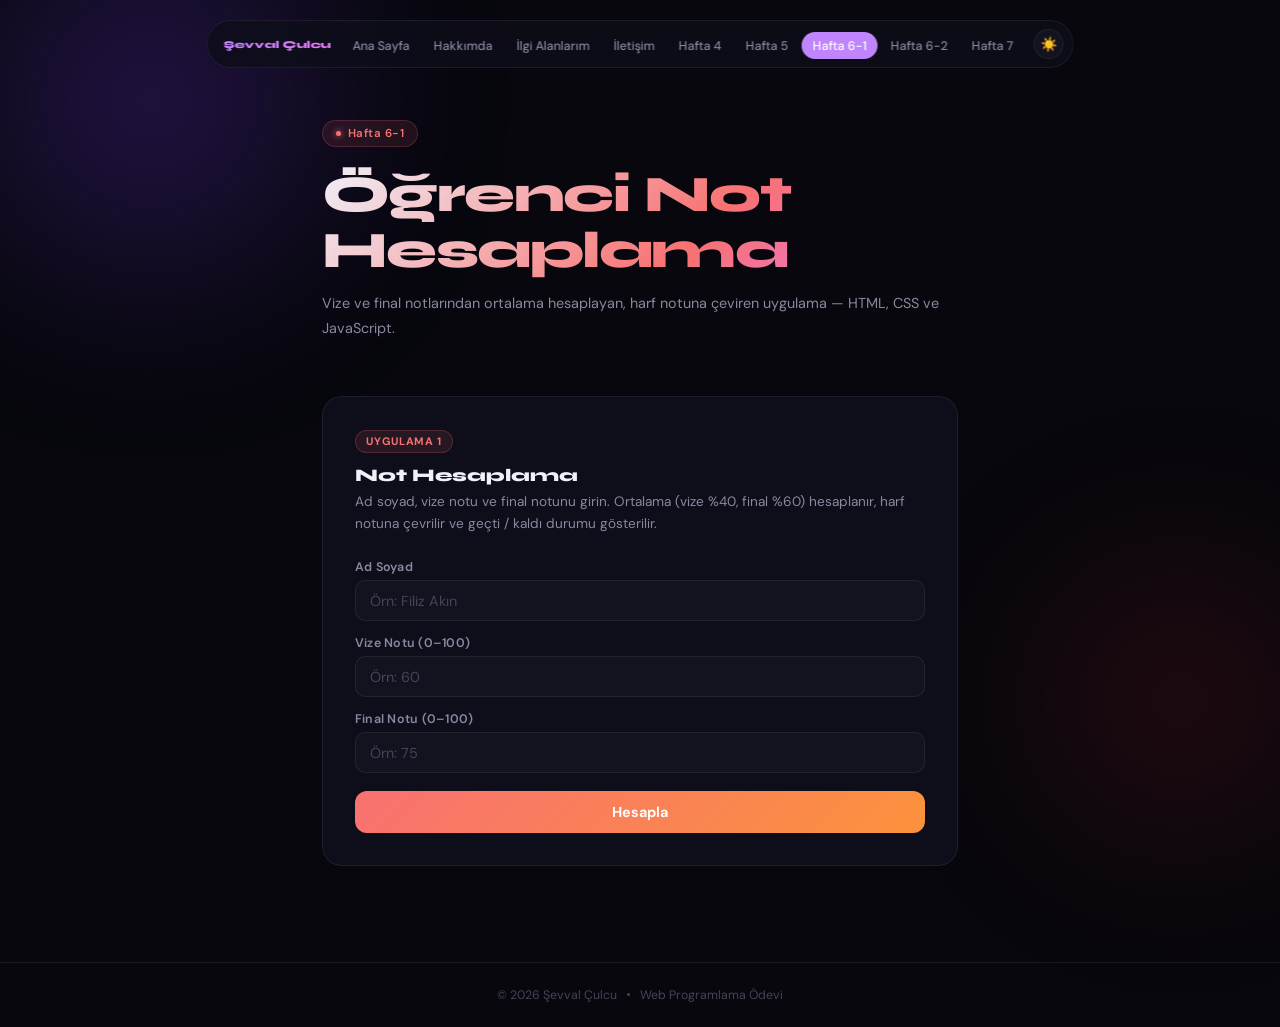
<file: hafta6-1.html>
<!DOCTYPE html>
<html lang="tr" data-theme="dark">
<head>
  <meta charset="UTF-8"/>
  <meta name="viewport" content="width=device-width, initial-scale=1.0"/>
  <title>Hafta 6-1 – Öğrenci Not Hesaplama</title>
  <link rel="preconnect" href="https://fonts.googleapis.com">
  <link rel="preconnect" href="https://fonts.gstatic.com" crossorigin>
  <link href="https://fonts.googleapis.com/css2?family=Syne:wght@400;700;800&family=DM+Sans:wght@300;400;500;600&family=Space+Mono:wght@400;700&display=swap" rel="stylesheet">
  <style>
    *,*::before,*::after{box-sizing:border-box;margin:0;padding:0}
    :root{--bg:#07070d;--s1:#0e0e1a;--s2:#13131f;--border:rgba(255,255,255,0.07);--text:#f0f0f8;--sub:#8888a0;--dim:#44445a;--nav-bg:rgba(14,14,26,0.82);--v:#c084fc;--p:#e879f9;--b:#38bdf8;--g:#4ade80;--y:#facc15;--r:#f87171;--t:#2dd4bf;--orb1:#7c3aed;--orb2:#dc2626}
    [data-theme="light"]{--bg:#f5f3ff;--s1:#ffffff;--s2:#ede9fe;--border:rgba(109,40,217,0.1);--text:#1a0a2e;--sub:#5a4e6e;--dim:#9080a8;--nav-bg:rgba(255,255,255,0.88);--orb1:#ddd6fe;--orb2:#fecaca}
    html{scroll-behavior:smooth}
    body{font-family:'DM Sans',sans-serif;background:var(--bg);color:var(--text);min-height:100vh;overflow-x:hidden;transition:background .35s,color .35s}
    .orb{position:fixed;border-radius:50%;filter:blur(90px);pointer-events:none;z-index:0}
    .orb-1{width:500px;height:500px;background:radial-gradient(circle,var(--orb1) 0%,transparent 70%);top:-150px;left:-100px;opacity:.35}
    .orb-2{width:400px;height:400px;background:radial-gradient(circle,var(--orb2) 0%,transparent 70%);bottom:0;right:-100px;opacity:.2}
    .pill-nav{position:fixed;top:1.25rem;left:50%;transform:translateX(-50%);z-index:100;display:flex;align-items:center;gap:.4rem;padding:.5rem .55rem .5rem 1rem;background:var(--nav-bg);backdrop-filter:blur(24px);-webkit-backdrop-filter:blur(24px);border:1px solid var(--border);border-radius:999px;width:max-content;max-width:96vw;transition:background .35s,border-color .35s}
    .nav-logo{font-family:'Syne',sans-serif;font-size:.65rem;font-weight:800;background:linear-gradient(135deg,var(--v),var(--p));-webkit-background-clip:text;-webkit-text-fill-color:transparent;background-clip:text;text-decoration:none;margin-right:.3rem;white-space:nowrap}
    .nav-links{display:flex;list-style:none;gap:.1rem}
    .nav-links a{text-decoration:none;color:var(--sub);font-size:.78rem;font-weight:500;padding:.35rem .7rem;border-radius:999px;transition:color .2s,background .2s;white-space:nowrap}
    .nav-links a:hover{color:var(--text);background:rgba(109,40,217,.08)}
    .nav-links a.active{color:#fff;background:var(--v)}
    .theme-btn{width:30px;height:30px;border-radius:999px;border:1px solid var(--border);background:var(--s2);color:var(--sub);cursor:pointer;display:flex;align-items:center;justify-content:center;font-size:.85rem;transition:background .2s,color .2s;flex-shrink:0;margin-left:.15rem}
    .theme-btn:hover{background:var(--v);color:#fff;border-color:var(--v)}
    .page-top{position:relative;z-index:1;padding:7.5rem 2rem 2rem;max-width:700px;margin:0 auto}
    .ph-badge{display:inline-flex;align-items:center;gap:.45rem;font-size:.72rem;font-weight:600;color:var(--r);background:rgba(248,113,113,.1);border:1px solid rgba(248,113,113,.2);padding:.3rem .8rem;border-radius:999px;margin-bottom:1.25rem;letter-spacing:.04em}
    .ph-badge::before{content:'';width:5px;height:5px;border-radius:50%;background:var(--r);box-shadow:0 0 6px var(--r)}
    .page-top h1{font-family:'Syne',sans-serif;font-size:clamp(2rem,5vw,3.2rem);font-weight:800;line-height:1.1;letter-spacing:-.03em;margin-bottom:.75rem;background:linear-gradient(135deg,var(--text) 0%,var(--r) 60%,var(--p) 100%);-webkit-background-clip:text;-webkit-text-fill-color:transparent;background-clip:text}
    .page-top p{font-size:.9rem;color:var(--sub);line-height:1.7}
    .page-content{position:relative;z-index:1;max-width:700px;margin:0 auto;padding:1.5rem 2rem 6rem}
    .calc-card{background:var(--s1);border:1px solid var(--border);border-radius:20px;padding:2rem;transition:background .35s}
    .app-label{display:inline-block;font-size:.68rem;font-weight:700;color:var(--r);background:rgba(248,113,113,.1);border:1px solid rgba(248,113,113,.2);padding:.2rem .65rem;border-radius:999px;letter-spacing:.06em;text-transform:uppercase;margin-bottom:.75rem}
    .calc-card h2{font-family:'Syne',sans-serif;font-size:1.1rem;font-weight:800;color:var(--text);margin-bottom:.35rem}
    .calc-card .desc{font-size:.85rem;color:var(--sub);line-height:1.6;margin-bottom:1.5rem}
    .calc-form{display:flex;flex-direction:column;gap:.85rem}
    .field{display:flex;flex-direction:column;gap:.35rem}
    .field label{font-size:.78rem;font-weight:600;color:var(--sub);letter-spacing:.02em}
    .field input{background:var(--s2);border:1px solid var(--border);border-radius:10px;padding:.65rem .9rem;font-family:'DM Sans',sans-serif;font-size:.9rem;color:var(--text);outline:none;transition:border-color .2s,background .35s,color .35s}
    .field input:focus{border-color:rgba(248,113,113,.5);box-shadow:0 0 0 3px rgba(248,113,113,.08)}
    .field input::placeholder{color:var(--dim)}
    .calc-btn{padding:.75rem;background:linear-gradient(135deg,var(--r),#fb923c);color:#fff;font-family:'DM Sans',sans-serif;font-size:.9rem;font-weight:700;border:none;border-radius:12px;cursor:pointer;transition:transform .2s,box-shadow .2s;margin-top:.25rem}
    .calc-btn:hover{transform:translateY(-2px);box-shadow:0 6px 24px rgba(248,113,113,.35)}
    .result-box{display:none;margin-top:1.25rem;background:var(--s2);border:1px solid var(--border);border-radius:14px;padding:1.25rem 1.5rem;transition:background .35s}
    .result-box.visible{display:block}
    .result-name{font-family:'Syne',sans-serif;font-size:1rem;font-weight:800;color:var(--text);margin-bottom:.75rem;padding-bottom:.65rem;border-bottom:1px solid var(--border)}
    .result-row{display:flex;justify-content:space-between;align-items:center;padding:.35rem 0}
    .result-label{font-size:.82rem;color:var(--sub)}
    .result-value{font-family:'Space Mono',monospace;font-size:.88rem;font-weight:700;color:var(--text)}
    .result-value.grade{font-size:1.1rem;color:var(--v)}
    .result-value.pass{color:var(--g)}
    .result-value.fail{color:var(--r)}
    .dark-footer{position:relative;z-index:1;border-top:1px solid var(--border);padding:1.5rem 2rem;display:flex;align-items:center;justify-content:center;gap:.65rem;font-size:.77rem;color:var(--dim)}
    .dot{width:3px;height:3px;border-radius:50%;background:var(--dim)}
    @media(max-width:600px){.pill-nav .nav-links{display:none}.page-top{padding:6.5rem 1.25rem 1.5rem}.page-content{padding:1rem 1.25rem 4rem}}
  </style>
</head>
<body>
  <div class="orb orb-1"></div>
  <div class="orb orb-2"></div>
  <nav class="pill-nav">
    <a href="index.html" class="nav-logo">Şevval Çulcu</a>
    <ul class="nav-links">
      <li><a href="index.html">Ana Sayfa</a></li>
      <li><a href="hakkimda.html">Hakkımda</a></li>
      <li><a href="ilgi-alanlarim.html">İlgi Alanlarım</a></li>
      <li><a href="iletisim.html">İletişim</a></li>
      <li><a href="hafta4.html">Hafta 4</a></li>
      <li><a href="hafta5.html">Hafta 5</a></li>
      <li><a href="hafta6-1.html" class="active">Hafta 6-1</a></li>
      <li><a href="hafta6-2.html">Hafta 6-2</a></li>
      <li><a href="hafta7.html">Hafta 7</a></li>
    </ul>
    <button class="theme-btn" id="themeBtn">🌙</button>
  </nav>
  <div class="page-top">
    <div class="ph-badge">Hafta 6-1</div>
    <h1>Öğrenci Not Hesaplama</h1>
    <p>Vize ve final notlarından ortalama hesaplayan, harf notuna çeviren uygulama — HTML, CSS ve JavaScript.</p>
  </div>
  <main class="page-content">
    <div class="calc-card">
      <div class="app-label">Uygulama 1</div>
      <h2>Not Hesaplama</h2>
      <p class="desc">Ad soyad, vize notu ve final notunu girin. Ortalama (vize %40, final %60) hesaplanır, harf notuna çevrilir ve geçti / kaldı durumu gösterilir.</p>
      <form class="calc-form" onsubmit="return false">
        <div class="field"><label>Ad Soyad</label><input type="text" id="adSoyad" placeholder="Örn: Filiz Akın"></div>
        <div class="field"><label>Vize Notu (0–100)</label><input type="number" id="vize" min="0" max="100" placeholder="Örn: 60"></div>
        <div class="field"><label>Final Notu (0–100)</label><input type="number" id="final" min="0" max="100" placeholder="Örn: 75"></div>
        <button class="calc-btn" onclick="notHesapla()">Hesapla</button>
      </form>
      <div class="result-box" id="notSonuc">
        <div class="result-name" id="ogrenciAd"></div>
        <div class="result-row"><span class="result-label">Ortalama</span><span class="result-value" id="ortalamaVal"></span></div>
        <div class="result-row"><span class="result-label">Harf Notu</span><span class="result-value grade" id="harfVal"></span></div>
        <div class="result-row"><span class="result-label">Durum</span><span class="result-value" id="durumVal"></span></div>
      </div>
    </div>
  </main>
  <footer class="dark-footer">
    <span>© 2026 Şevval Çulcu</span><span class="dot"></span><span>Web Programlama Ödevi</span>
  </footer>
  <script>
    const html=document.documentElement,btn=document.getElementById('themeBtn');
    applyTheme(localStorage.getItem('sc-theme')||'dark');
    btn.addEventListener('click',()=>{const n=html.dataset.theme==='dark'?'light':'dark';applyTheme(n);localStorage.setItem('sc-theme',n);});
    function applyTheme(t){html.dataset.theme=t;btn.textContent=t==='dark'?'☀️':'🌙';}

    function harfNotu(o){if(o>=90)return'AA';if(o>=80)return'BA';if(o>=70)return'BB';if(o>=60)return'CB';if(o>=50)return'CC';if(o>=45)return'DC';if(o>=40)return'DD';if(o>=30)return'FD';return'FF';}
    function notHesapla(){
      const ad=document.getElementById('adSoyad').value.trim();
      const vize=parseFloat(document.getElementById('vize').value);
      const fin=parseFloat(document.getElementById('final').value);
      if(!ad||isNaN(vize)||isNaN(fin)){alert('Lütfen tüm alanları doldurun.');return;}
      if(vize<0||vize>100||fin<0||fin>100){alert('Notlar 0 ile 100 arasında olmalıdır.');return;}
      const ort=vize*0.4+fin*0.6;
      const harf=harfNotu(ort);
      const gecti=ort>=50;
      document.getElementById('ogrenciAd').textContent=ad;
      document.getElementById('ortalamaVal').textContent=ort.toFixed(2);
      document.getElementById('harfVal').textContent=harf;
      const d=document.getElementById('durumVal');
      d.textContent=gecti?'Geçti ✓':'Kaldı ✗';
      d.className='result-value '+(gecti?'pass':'fail');
      document.getElementById('notSonuc').classList.add('visible');
    }
  </script>
</body>
</html>
</file>
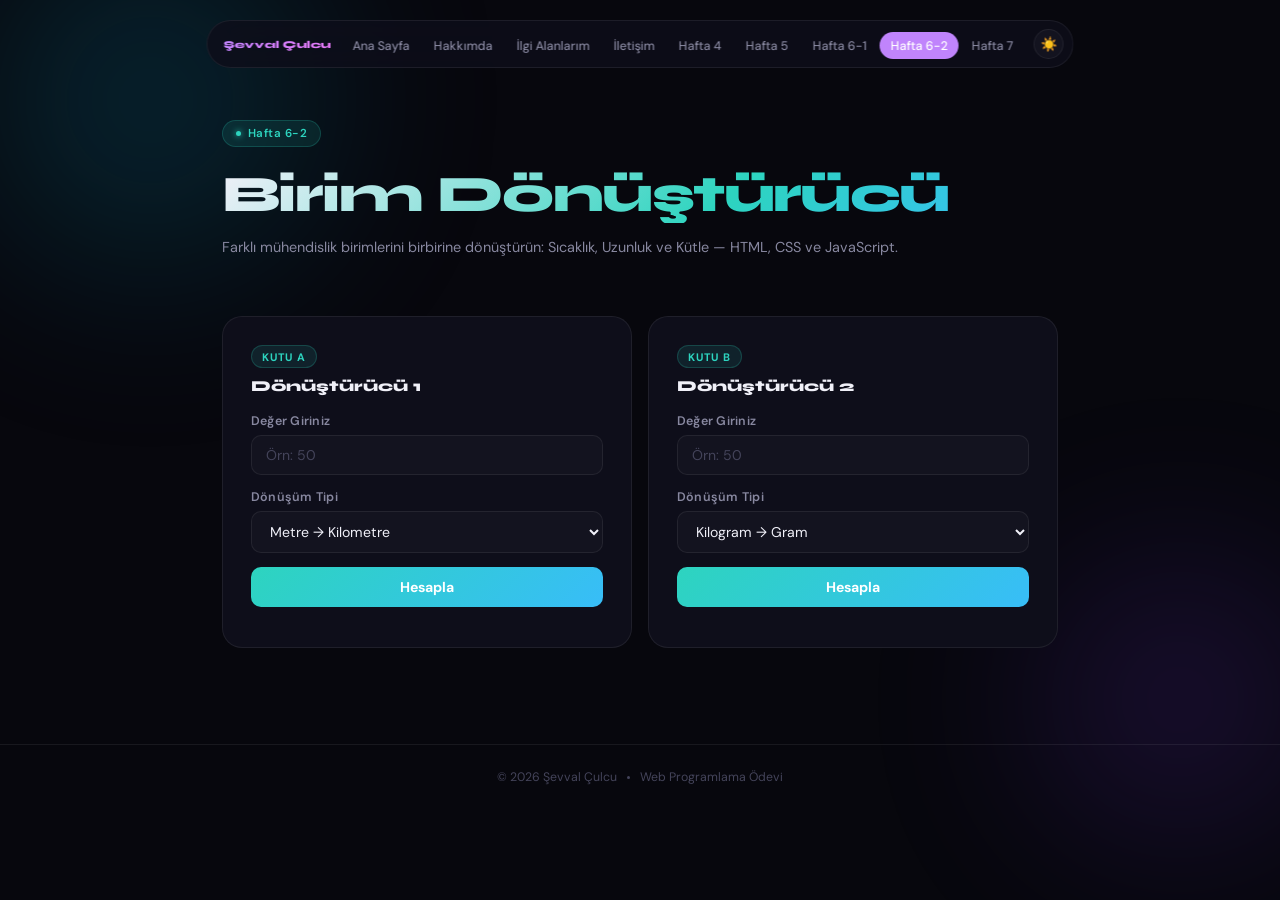
<file: hafta6-2.html>
<!DOCTYPE html>
<html lang="tr" data-theme="dark">
<head>
  <meta charset="UTF-8"/>
  <meta name="viewport" content="width=device-width, initial-scale=1.0"/>
  <title>Hafta 6-2 – Birim Dönüştürücü</title>
  <link rel="preconnect" href="https://fonts.googleapis.com">
  <link rel="preconnect" href="https://fonts.gstatic.com" crossorigin>
  <link href="https://fonts.googleapis.com/css2?family=Syne:wght@400;700;800&family=DM+Sans:wght@300;400;500;600&family=Space+Mono:wght@400;700&display=swap" rel="stylesheet">
  <style>
    *,*::before,*::after{box-sizing:border-box;margin:0;padding:0}
    :root{--bg:#07070d;--s1:#0e0e1a;--s2:#13131f;--border:rgba(255,255,255,0.07);--text:#f0f0f8;--sub:#8888a0;--dim:#44445a;--nav-bg:rgba(14,14,26,0.82);--v:#c084fc;--p:#e879f9;--b:#38bdf8;--g:#4ade80;--y:#facc15;--r:#f87171;--t:#2dd4bf;--orb1:#0891b2;--orb2:#7c3aed}
    [data-theme="light"]{--bg:#f0fdfc;--s1:#ffffff;--s2:#ccfbf1;--border:rgba(20,184,166,0.12);--text:#0f2a28;--sub:#4a6e6a;--dim:#8aacaa;--nav-bg:rgba(255,255,255,0.88);--orb1:#99f6e4;--orb2:#ddd6fe}
    html{scroll-behavior:smooth}
    body{font-family:'DM Sans',sans-serif;background:var(--bg);color:var(--text);min-height:100vh;overflow-x:hidden;transition:background .35s,color .35s}
    .orb{position:fixed;border-radius:50%;filter:blur(90px);pointer-events:none;z-index:0}
    .orb-1{width:500px;height:500px;background:radial-gradient(circle,var(--orb1) 0%,transparent 70%);top:-150px;left:-100px;opacity:.3}
    .orb-2{width:400px;height:400px;background:radial-gradient(circle,var(--orb2) 0%,transparent 70%);bottom:0;right:-100px;opacity:.25}
    .pill-nav{position:fixed;top:1.25rem;left:50%;transform:translateX(-50%);z-index:100;display:flex;align-items:center;gap:.4rem;padding:.5rem .55rem .5rem 1rem;background:var(--nav-bg);backdrop-filter:blur(24px);-webkit-backdrop-filter:blur(24px);border:1px solid var(--border);border-radius:999px;width:max-content;max-width:96vw;transition:background .35s,border-color .35s}
    .nav-logo{font-family:'Syne',sans-serif;font-size:.65rem;font-weight:800;background:linear-gradient(135deg,var(--v),var(--p));-webkit-background-clip:text;-webkit-text-fill-color:transparent;background-clip:text;text-decoration:none;margin-right:.3rem;white-space:nowrap}
    .nav-links{display:flex;list-style:none;gap:.1rem}
    .nav-links a{text-decoration:none;color:var(--sub);font-size:.78rem;font-weight:500;padding:.35rem .7rem;border-radius:999px;transition:color .2s,background .2s;white-space:nowrap}
    .nav-links a:hover{color:var(--text);background:rgba(109,40,217,.08)}
    .nav-links a.active{color:#fff;background:var(--v)}
    .theme-btn{width:30px;height:30px;border-radius:999px;border:1px solid var(--border);background:var(--s2);color:var(--sub);cursor:pointer;display:flex;align-items:center;justify-content:center;font-size:.85rem;transition:background .2s,color .2s;flex-shrink:0;margin-left:.15rem}
    .theme-btn:hover{background:var(--v);color:#fff;border-color:var(--v)}
    .page-top{position:relative;z-index:1;padding:7.5rem 2rem 2rem;max-width:900px;margin:0 auto}
    .ph-badge{display:inline-flex;align-items:center;gap:.45rem;font-size:.72rem;font-weight:600;color:var(--t);background:rgba(45,212,191,.1);border:1px solid rgba(45,212,191,.2);padding:.3rem .8rem;border-radius:999px;margin-bottom:1.25rem;letter-spacing:.04em}
    .ph-badge::before{content:'';width:5px;height:5px;border-radius:50%;background:var(--t);box-shadow:0 0 6px var(--t)}
    .page-top h1{font-family:'Syne',sans-serif;font-size:clamp(2rem,5vw,3.2rem);font-weight:800;line-height:1.1;letter-spacing:-.03em;margin-bottom:.75rem;background:linear-gradient(135deg,var(--text) 0%,var(--t) 60%,var(--b) 100%);-webkit-background-clip:text;-webkit-text-fill-color:transparent;background-clip:text}
    .page-top p{font-size:.9rem;color:var(--sub);line-height:1.7}
    .page-content{position:relative;z-index:1;max-width:900px;margin:0 auto;padding:1.5rem 2rem 6rem}
    .conv-grid{display:grid;grid-template-columns:1fr 1fr;gap:1rem}
    .conv-card{background:var(--s1);border:1px solid var(--border);border-radius:20px;padding:1.75rem;transition:background .35s}
    .app-label{display:inline-block;font-size:.68rem;font-weight:700;color:var(--t);background:rgba(45,212,191,.1);border:1px solid rgba(45,212,191,.2);padding:.2rem .65rem;border-radius:999px;letter-spacing:.06em;text-transform:uppercase;margin-bottom:.6rem}
    .conv-card h3{font-family:'Syne',sans-serif;font-size:.95rem;font-weight:800;color:var(--text);margin-bottom:1.1rem}
    .field{display:flex;flex-direction:column;gap:.35rem;margin-bottom:.85rem}
    .field label{font-size:.78rem;font-weight:600;color:var(--sub);letter-spacing:.02em}
    .field input,.field select{background:var(--s2);border:1px solid var(--border);border-radius:10px;padding:.65rem .9rem;font-family:'DM Sans',sans-serif;font-size:.88rem;color:var(--text);outline:none;transition:border-color .2s,background .35s,color .35s}
    .field input:focus,.field select:focus{border-color:rgba(45,212,191,.5)}
    .field input::placeholder{color:var(--dim)}
    .field select option{background:var(--s2);color:var(--text)}
    .conv-btn{width:100%;padding:.7rem;background:linear-gradient(135deg,var(--t),var(--b));color:#fff;font-family:'DM Sans',sans-serif;font-size:.88rem;font-weight:700;border:none;border-radius:10px;cursor:pointer;transition:transform .2s,box-shadow .2s;margin-bottom:.75rem}
    .conv-btn:hover{transform:translateY(-2px);box-shadow:0 6px 20px rgba(45,212,191,.3)}
    .sonuc-box{background:var(--s2);border:1px solid var(--border);border-radius:10px;padding:.75rem 1rem;font-family:'Space Mono',monospace;font-size:.85rem;color:var(--t);display:none;text-align:center;font-weight:700;transition:background .35s}
    .sonuc-box.visible{display:block}
    .dark-footer{position:relative;z-index:1;border-top:1px solid var(--border);padding:1.5rem 2rem;display:flex;align-items:center;justify-content:center;gap:.65rem;font-size:.77rem;color:var(--dim)}
    .dot{width:3px;height:3px;border-radius:50%;background:var(--dim)}
    @media(max-width:640px){.conv-grid{grid-template-columns:1fr}}
    @media(max-width:600px){.pill-nav .nav-links{display:none}.page-top{padding:6.5rem 1.25rem 1.5rem}.page-content{padding:1rem 1.25rem 4rem}}
  </style>
</head>
<body>
  <div class="orb orb-1"></div>
  <div class="orb orb-2"></div>
  <nav class="pill-nav">
    <a href="index.html" class="nav-logo">Şevval Çulcu</a>
    <ul class="nav-links">
      <li><a href="index.html">Ana Sayfa</a></li>
      <li><a href="hakkimda.html">Hakkımda</a></li>
      <li><a href="ilgi-alanlarim.html">İlgi Alanlarım</a></li>
      <li><a href="iletisim.html">İletişim</a></li>
      <li><a href="hafta4.html">Hafta 4</a></li>
      <li><a href="hafta5.html">Hafta 5</a></li>
      <li><a href="hafta6-1.html">Hafta 6-1</a></li>
      <li><a href="hafta6-2.html" class="active">Hafta 6-2</a></li>
      <li><a href="hafta7.html">Hafta 7</a></li>
    </ul>
    <button class="theme-btn" id="themeBtn">🌙</button>
  </nav>
  <div class="page-top">
    <div class="ph-badge">Hafta 6-2</div>
    <h1>Birim Dönüştürücü</h1>
    <p>Farklı mühendislik birimlerini birbirine dönüştürün: Sıcaklık, Uzunluk ve Kütle — HTML, CSS ve JavaScript.</p>
  </div>
  <main class="page-content">
    <div class="conv-grid">
      <div class="conv-card">
        <div class="app-label">Kutu A</div>
        <h3>Dönüştürücü 1</h3>
        <div class="field"><label>Değer Giriniz</label><input type="number" id="degerA" placeholder="Örn: 50"></div>
        <div class="field"><label>Dönüşüm Tipi</label>
          <select id="donusumA">
            <option value="m_km">Metre → Kilometre</option>
            <option value="c_f">Celsius → Fahrenheit</option>
            <option value="kg_g">Kilogram → Gram</option>
            <option value="km_m">Kilometre → Metre</option>
            <option value="f_c">Fahrenheit → Celsius</option>
            <option value="g_kg">Gram → Kilogram</option>
            <option value="c_k">Celsius → Kelvin</option>
            <option value="km_mil">Kilometre → Mil</option>
            <option value="mil_km">Mil → Kilometre</option>
          </select>
        </div>
        <button class="conv-btn" onclick="donusturA()">Hesapla</button>
        <div class="sonuc-box" id="sonucA"></div>
      </div>
      <div class="conv-card">
        <div class="app-label">Kutu B</div>
        <h3>Dönüştürücü 2</h3>
        <div class="field"><label>Değer Giriniz</label><input type="number" id="degerB" placeholder="Örn: 50"></div>
        <div class="field"><label>Dönüşüm Tipi</label>
          <select id="donusumB">
            <option value="kg_g">Kilogram → Gram</option>
            <option value="m_km">Metre → Kilometre</option>
            <option value="c_f">Celsius → Fahrenheit</option>
            <option value="km_m">Kilometre → Metre</option>
            <option value="f_c">Fahrenheit → Celsius</option>
            <option value="g_kg">Gram → Kilogram</option>
            <option value="c_k">Celsius → Kelvin</option>
            <option value="km_mil">Kilometre → Mil</option>
            <option value="mil_km">Mil → Kilometre</option>
          </select>
        </div>
        <button class="conv-btn" onclick="donusturB()">Hesapla</button>
        <div class="sonuc-box" id="sonucB"></div>
      </div>
    </div>
  </main>
  <footer class="dark-footer">
    <span>© 2026 Şevval Çulcu</span><span class="dot"></span><span>Web Programlama Ödevi</span>
  </footer>
  <script>
    const html=document.documentElement,btn=document.getElementById('themeBtn');
    applyTheme(localStorage.getItem('sc-theme')||'dark');
    btn.addEventListener('click',()=>{const n=html.dataset.theme==='dark'?'light':'dark';applyTheme(n);localStorage.setItem('sc-theme',n);});
    function applyTheme(t){html.dataset.theme=t;btn.textContent=t==='dark'?'☀️':'🌙';}

    function hesaplaDonusum(d,tip){
      switch(tip){
        case'm_km':return{sonuc:d/1000,birim:'km'};case'km_m':return{sonuc:d*1000,birim:'m'};
        case'c_f':return{sonuc:d*9/5+32,birim:'°F'};case'f_c':return{sonuc:(d-32)*5/9,birim:'°C'};
        case'kg_g':return{sonuc:d*1000,birim:'g'};case'g_kg':return{sonuc:d/1000,birim:'kg'};
        case'c_k':return{sonuc:d+273.15,birim:'K'};case'km_mil':return{sonuc:d*0.621371,birim:'mil'};
        case'mil_km':return{sonuc:d/0.621371,birim:'km'};default:return null;
      }
    }
    function donusturA(){const d=parseFloat(document.getElementById('degerA').value),t=document.getElementById('donusumA').value,el=document.getElementById('sonucA');if(isNaN(d)){alert('Lütfen bir değer girin.');return;}const r=hesaplaDonusum(d,t);el.textContent='Sonuç: '+(+r.sonuc.toFixed(4))+' '+r.birim;el.classList.add('visible');}
    function donusturB(){const d=parseFloat(document.getElementById('degerB').value),t=document.getElementById('donusumB').value,el=document.getElementById('sonucB');if(isNaN(d)){alert('Lütfen bir değer girin.');return;}const r=hesaplaDonusum(d,t);el.textContent='Sonuç: '+(+r.sonuc.toFixed(4))+' '+r.birim;el.classList.add('visible');}
  </script>
</body>
</html>
</file>
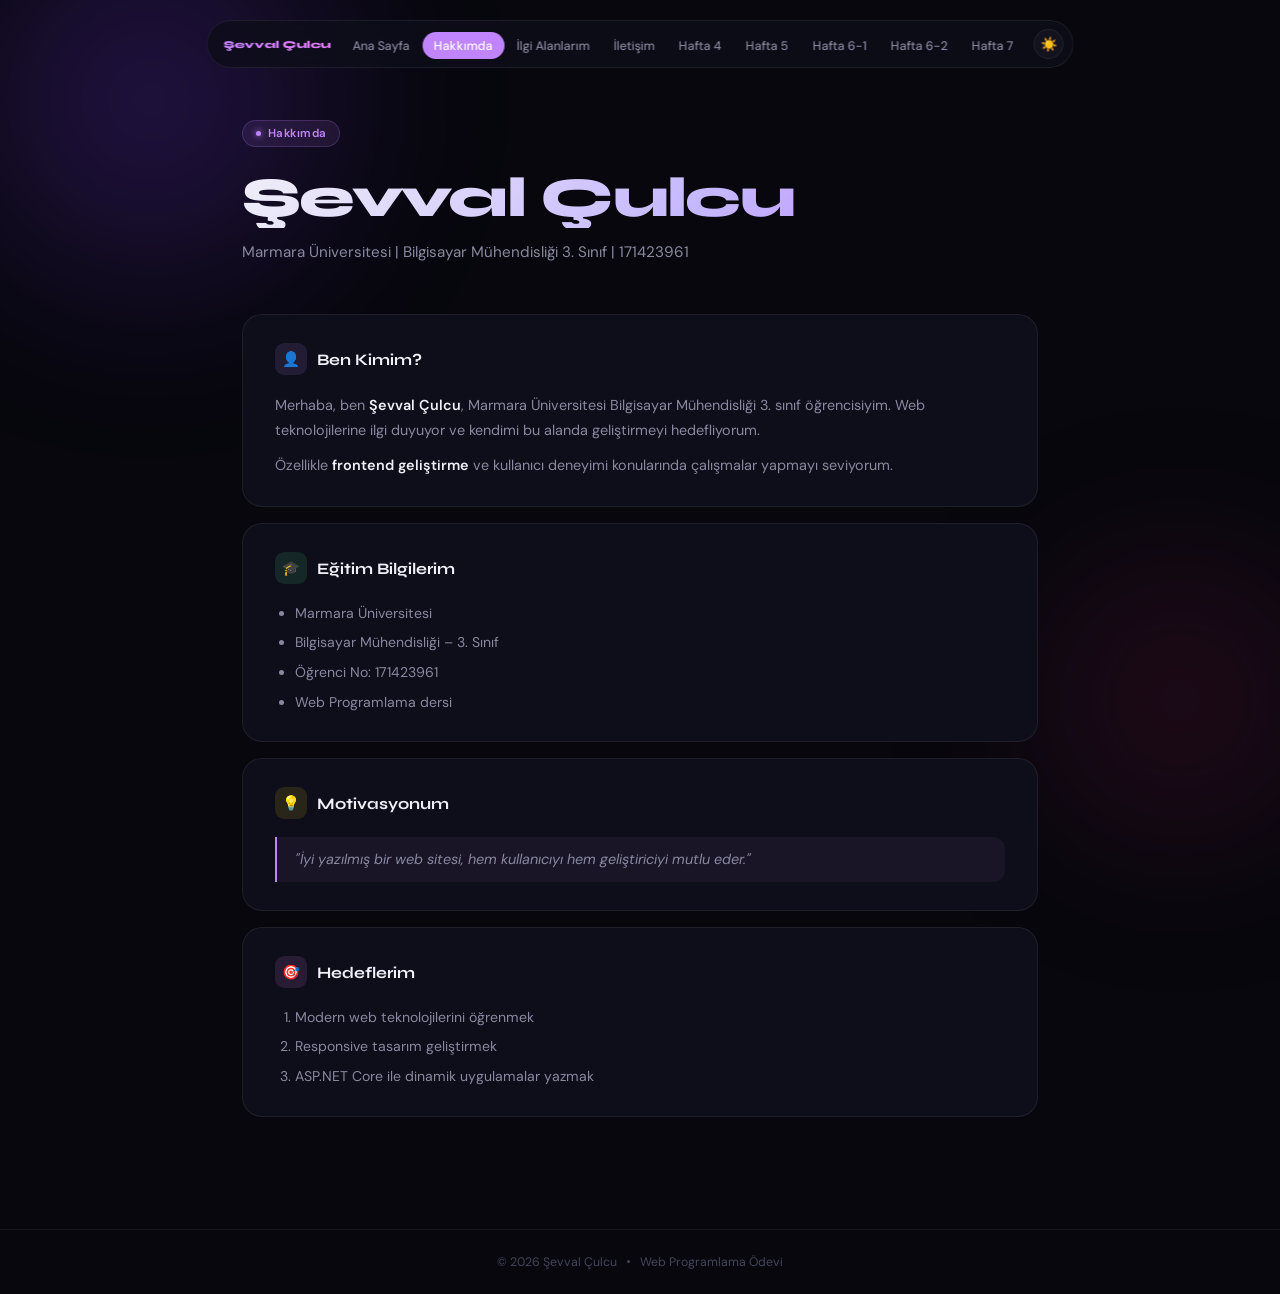
<file: hakkimda.html>
<!DOCTYPE html>
<html lang="tr" data-theme="dark">
<head>
  <meta charset="UTF-8"/>
  <meta name="viewport" content="width=device-width, initial-scale=1.0"/>
  <title>Şevval Çulcu – Hakkımda</title>
  <link rel="preconnect" href="https://fonts.googleapis.com">
  <link rel="preconnect" href="https://fonts.gstatic.com" crossorigin>
  <link href="https://fonts.googleapis.com/css2?family=Syne:wght@400;700;800&family=DM+Sans:wght@300;400;500;600&display=swap" rel="stylesheet">
  <style>
    *,*::before,*::after{box-sizing:border-box;margin:0;padding:0}
    :root{--bg:#07070d;--s1:#0e0e1a;--s2:#13131f;--border:rgba(255,255,255,0.07);--text:#f0f0f8;--sub:#8888a0;--dim:#44445a;--nav-bg:rgba(14,14,26,0.82);--v:#c084fc;--p:#e879f9;--b:#38bdf8;--g:#4ade80;--y:#facc15;--r:#f87171;--t:#2dd4bf;--orb1:#7c3aed;--orb2:#db2777}
    [data-theme="light"]{--bg:#f5f3ff;--s1:#ffffff;--s2:#ede9fe;--border:rgba(109,40,217,0.1);--text:#1a0a2e;--sub:#5a4e6e;--dim:#9080a8;--nav-bg:rgba(255,255,255,0.88);--orb1:#ddd6fe;--orb2:#fbcfe8}
    html{scroll-behavior:smooth}
    body{font-family:'DM Sans',sans-serif;background:var(--bg);color:var(--text);min-height:100vh;overflow-x:hidden;transition:background .35s,color .35s}
    .orb{position:fixed;border-radius:50%;filter:blur(90px);pointer-events:none;z-index:0}
    .orb-1{width:500px;height:500px;background:radial-gradient(circle,var(--orb1) 0%,transparent 70%);top:-150px;left:-100px;opacity:.35}
    .orb-2{width:400px;height:400px;background:radial-gradient(circle,var(--orb2) 0%,transparent 70%);bottom:0;right:-100px;opacity:.2}
    .pill-nav{position:fixed;top:1.25rem;left:50%;transform:translateX(-50%);z-index:100;display:flex;align-items:center;gap:.4rem;padding:.5rem .55rem .5rem 1rem;background:var(--nav-bg);backdrop-filter:blur(24px);-webkit-backdrop-filter:blur(24px);border:1px solid var(--border);border-radius:999px;width:max-content;max-width:96vw;transition:background .35s,border-color .35s}
    .nav-logo{font-family:'Syne',sans-serif;font-size:.65rem;font-weight:800;background:linear-gradient(135deg,var(--v),var(--p));-webkit-background-clip:text;-webkit-text-fill-color:transparent;background-clip:text;text-decoration:none;margin-right:.3rem;white-space:nowrap}
    .nav-links{display:flex;list-style:none;gap:.1rem}
    .nav-links a{text-decoration:none;color:var(--sub);font-size:.78rem;font-weight:500;padding:.35rem .7rem;border-radius:999px;transition:color .2s,background .2s;white-space:nowrap}
    .nav-links a:hover{color:var(--text);background:rgba(109,40,217,.08)}
    .nav-links a.active{color:#fff;background:var(--v)}
    .theme-btn{width:30px;height:30px;border-radius:999px;border:1px solid var(--border);background:var(--s2);color:var(--sub);cursor:pointer;display:flex;align-items:center;justify-content:center;font-size:.85rem;transition:background .2s,color .2s;flex-shrink:0;margin-left:.15rem}
    .theme-btn:hover{background:var(--v);color:#fff;border-color:var(--v)}
    .page-top{position:relative;z-index:1;padding:7.5rem 2rem 3rem;max-width:860px;margin:0 auto}
    .ph-badge{display:inline-flex;align-items:center;gap:.45rem;font-size:.72rem;font-weight:600;color:var(--v);background:rgba(192,132,252,.1);border:1px solid rgba(192,132,252,.2);padding:.3rem .8rem;border-radius:999px;margin-bottom:1.25rem;letter-spacing:.04em}
    .ph-badge::before{content:'';width:5px;height:5px;border-radius:50%;background:var(--v);box-shadow:0 0 6px var(--v)}
    .page-top h1{font-family:'Syne',sans-serif;font-size:clamp(2rem,5vw,3.5rem);font-weight:800;line-height:1.1;letter-spacing:-.03em;margin-bottom:.75rem;background:linear-gradient(135deg,var(--text) 0%,#c4b5fd 60%,var(--v) 100%);-webkit-background-clip:text;-webkit-text-fill-color:transparent;background-clip:text}
    .page-top p{font-size:.95rem;color:var(--sub);line-height:1.7;max-width:580px}
    .page-content{position:relative;z-index:1;max-width:860px;margin:0 auto;padding:0 2rem 6rem}
    .section-block{background:var(--s1);border:1px solid var(--border);border-radius:20px;padding:1.75rem 2rem;margin-bottom:1rem;transition:border-color .25s,background .35s}
    .section-block:hover{border-color:rgba(192,132,252,.25)}
    .section-title{display:flex;align-items:center;gap:.65rem;margin-bottom:1.1rem}
    .section-title h3{font-family:'Syne',sans-serif;font-size:1rem;font-weight:700;color:var(--text)}
    .s-icon{width:32px;height:32px;border-radius:9px;display:flex;align-items:center;justify-content:center;font-size:.9rem;flex-shrink:0}
    p{font-size:.9rem;color:var(--sub);line-height:1.75;margin-bottom:.6rem}
    p:last-child{margin-bottom:0}
    strong{color:var(--text);font-weight:600}
    .dark-list{padding-left:1.25rem;display:flex;flex-direction:column;gap:.45rem;margin-top:.2rem}
    .dark-list li{font-size:.88rem;color:var(--sub);line-height:1.6}
    .dark-ol{padding-left:1.25rem;display:flex;flex-direction:column;gap:.45rem;margin-top:.2rem}
    .dark-ol li{font-size:.88rem;color:var(--sub);line-height:1.6}
    .dark-quote{border-left:2px solid var(--v);padding:.85rem 1.1rem;background:rgba(192,132,252,.06);border-radius:0 12px 12px 0;font-size:.9rem;color:var(--sub);font-style:italic;margin-top:.2rem}
    .dark-footer{position:relative;z-index:1;border-top:1px solid var(--border);padding:1.5rem 2rem;display:flex;align-items:center;justify-content:center;gap:.65rem;font-size:.77rem;color:var(--dim)}
    .dot{width:3px;height:3px;border-radius:50%;background:var(--dim)}
    @media(max-width:600px){.pill-nav .nav-links{display:none}.page-top{padding:6.5rem 1.25rem 2rem}.page-content{padding:0 1.25rem 4rem}}
  </style>
</head>
<body>
  <div class="orb orb-1"></div>
  <div class="orb orb-2"></div>
  <nav class="pill-nav">
    <a href="index.html" class="nav-logo">Şevval Çulcu</a>
    <ul class="nav-links">
      <li><a href="index.html">Ana Sayfa</a></li>
      <li><a href="hakkimda.html" class="active">Hakkımda</a></li>
      <li><a href="ilgi-alanlarim.html">İlgi Alanlarım</a></li>
      <li><a href="iletisim.html">İletişim</a></li>
      <li><a href="hafta4.html">Hafta 4</a></li>
      <li><a href="hafta5.html">Hafta 5</a></li>
      <li><a href="hafta6-1.html">Hafta 6-1</a></li>
      <li><a href="hafta6-2.html">Hafta 6-2</a></li>
      <li><a href="hafta7.html">Hafta 7</a></li>
    </ul>
    <button class="theme-btn" id="themeBtn" title="Tema değiştir">🌙</button>
  </nav>
  <div class="page-top">
    <div class="ph-badge">Hakkımda</div>
    <h1>Şevval Çulcu</h1>
    <p>Marmara Üniversitesi | Bilgisayar Mühendisliği 3. Sınıf | 171423961</p>
  </div>
  <main class="page-content">
    <div class="section-block">
      <div class="section-title"><div class="s-icon" style="background:rgba(192,132,252,.12)">👤</div><h3>Ben Kimim?</h3></div>
      <p>Merhaba, ben <strong>Şevval Çulcu</strong>, Marmara Üniversitesi Bilgisayar Mühendisliği 3. sınıf öğrencisiyim. Web teknolojilerine ilgi duyuyor ve kendimi bu alanda geliştirmeyi hedefliyorum.</p>
      <p>Özellikle <strong>frontend geliştirme</strong> ve kullanıcı deneyimi konularında çalışmalar yapmayı seviyorum.</p>
    </div>
    <div class="section-block">
      <div class="section-title"><div class="s-icon" style="background:rgba(74,222,128,.12)">🎓</div><h3>Eğitim Bilgilerim</h3></div>
      <ul class="dark-list">
        <li>Marmara Üniversitesi</li>
        <li>Bilgisayar Mühendisliği – 3. Sınıf</li>
        <li>Öğrenci No: 171423961</li>
        <li>Web Programlama dersi</li>
      </ul>
    </div>
    <div class="section-block">
      <div class="section-title"><div class="s-icon" style="background:rgba(250,204,21,.12)">💡</div><h3>Motivasyonum</h3></div>
      <blockquote class="dark-quote">"İyi yazılmış bir web sitesi, hem kullanıcıyı hem geliştiriciyi mutlu eder."</blockquote>
    </div>
    <div class="section-block">
      <div class="section-title"><div class="s-icon" style="background:rgba(232,121,249,.12)">🎯</div><h3>Hedeflerim</h3></div>
      <ol class="dark-ol">
        <li>Modern web teknolojilerini öğrenmek</li>
        <li>Responsive tasarım geliştirmek</li>
        <li>ASP.NET Core ile dinamik uygulamalar yazmak</li>
      </ol>
    </div>
  </main>
  <footer class="dark-footer">
    <span>© 2026 Şevval Çulcu</span><span class="dot"></span><span>Web Programlama Ödevi</span>
  </footer>
  <script>
    const html=document.documentElement,btn=document.getElementById('themeBtn');
    applyTheme(localStorage.getItem('sc-theme')||'dark');
    btn.addEventListener('click',()=>{const n=html.dataset.theme==='dark'?'light':'dark';applyTheme(n);localStorage.setItem('sc-theme',n);});
    function applyTheme(t){html.dataset.theme=t;btn.textContent=t==='dark'?'☀️':'🌙';btn.title=t==='dark'?'Açık temaya geç':'Koyu temaya geç';}
  </script>
</body>
</html>
</file>
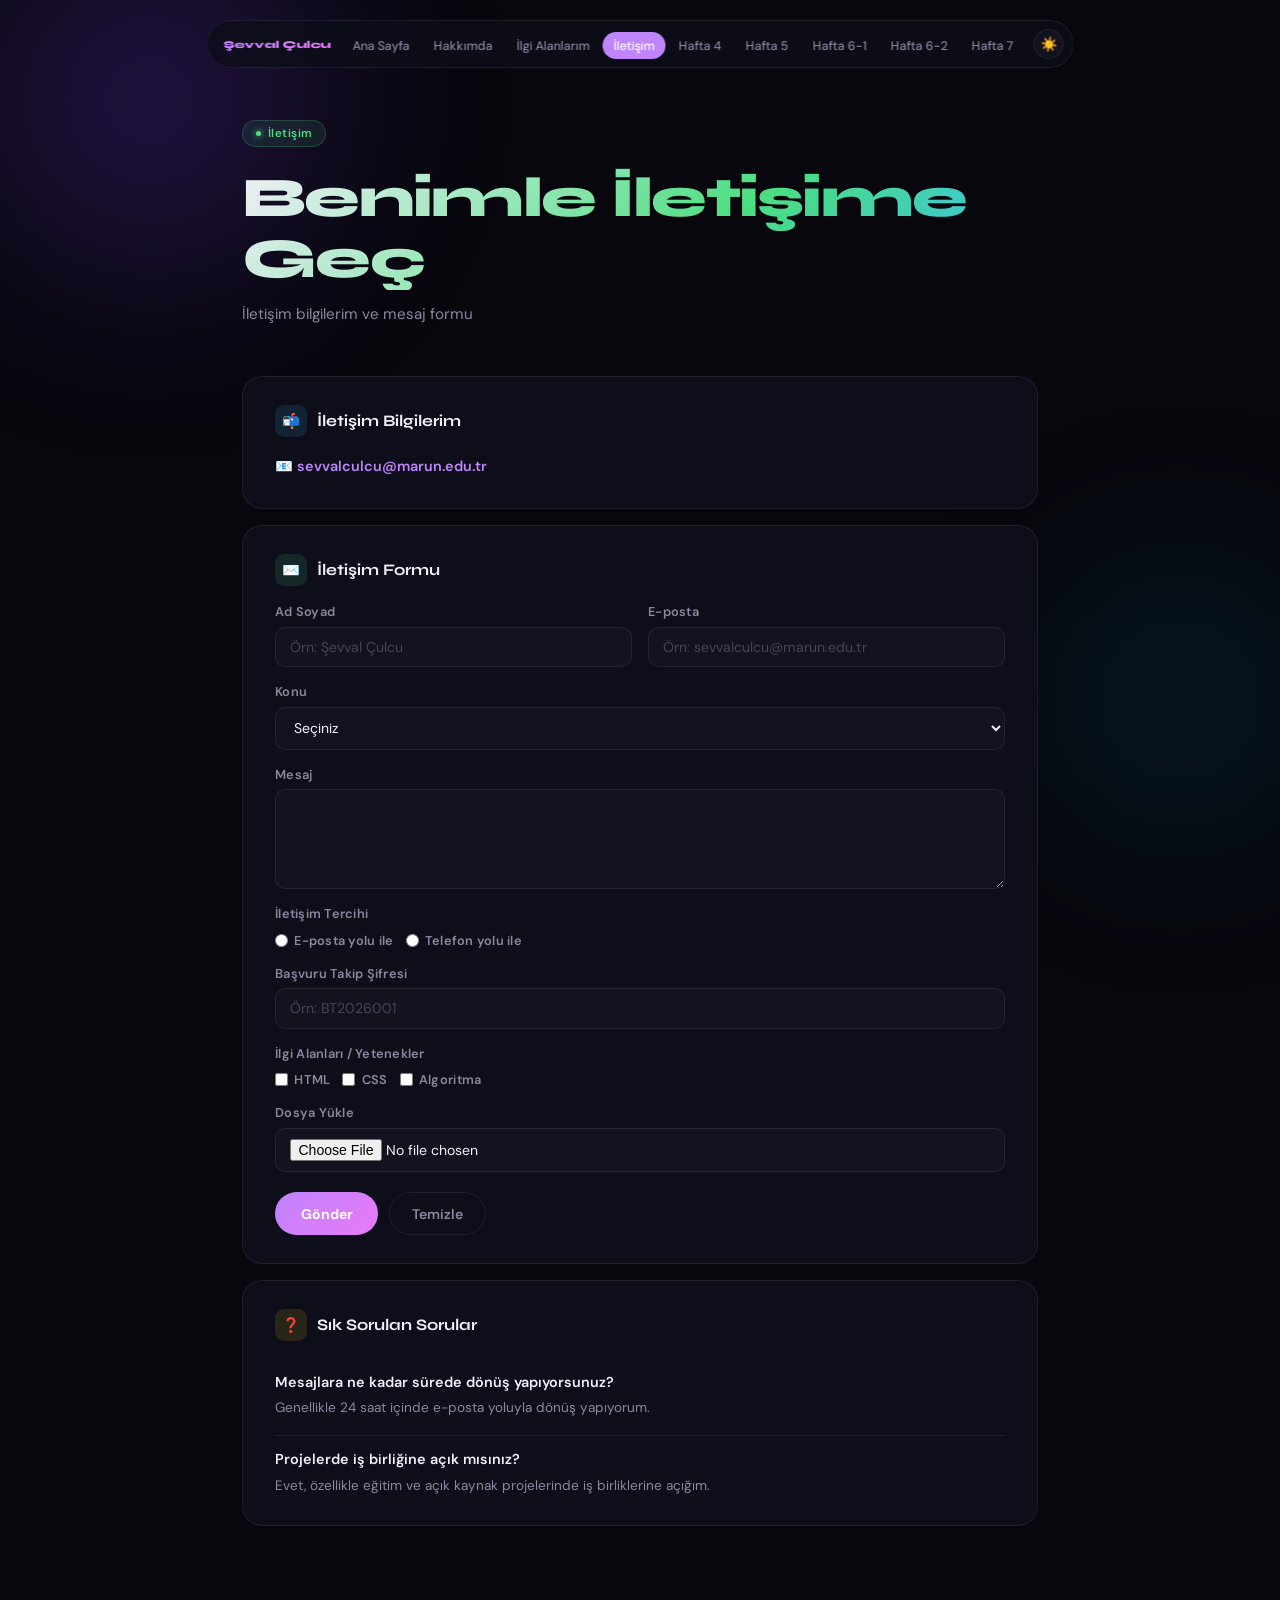
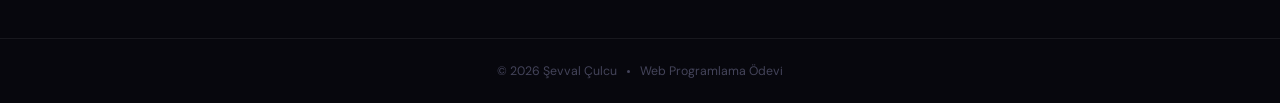
<file: iletisim.html>
<!DOCTYPE html>
<html lang="tr" data-theme="dark">
<head>
  <meta charset="UTF-8"/>
  <meta name="viewport" content="width=device-width, initial-scale=1.0"/>
  <title>Şevval Çulcu – İletişim</title>
  <link rel="preconnect" href="https://fonts.googleapis.com">
  <link rel="preconnect" href="https://fonts.gstatic.com" crossorigin>
  <link href="https://fonts.googleapis.com/css2?family=Syne:wght@400;700;800&family=DM+Sans:wght@300;400;500;600&display=swap" rel="stylesheet">
  <style>
    *,*::before,*::after{box-sizing:border-box;margin:0;padding:0}
    :root{--bg:#07070d;--s1:#0e0e1a;--s2:#13131f;--border:rgba(255,255,255,0.07);--text:#f0f0f8;--sub:#8888a0;--dim:#44445a;--nav-bg:rgba(14,14,26,0.82);--v:#c084fc;--p:#e879f9;--b:#38bdf8;--g:#4ade80;--y:#facc15;--r:#f87171;--t:#2dd4bf;--orb1:#7c3aed;--orb2:#0891b2}
    [data-theme="light"]{--bg:#f5f3ff;--s1:#ffffff;--s2:#ede9fe;--border:rgba(109,40,217,0.1);--text:#1a0a2e;--sub:#5a4e6e;--dim:#9080a8;--nav-bg:rgba(255,255,255,0.88);--orb1:#ddd6fe;--orb2:#bae6fd}
    html{scroll-behavior:smooth}
    body{font-family:'DM Sans',sans-serif;background:var(--bg);color:var(--text);min-height:100vh;overflow-x:hidden;transition:background .35s,color .35s}
    .orb{position:fixed;border-radius:50%;filter:blur(90px);pointer-events:none;z-index:0}
    .orb-1{width:500px;height:500px;background:radial-gradient(circle,var(--orb1) 0%,transparent 70%);top:-150px;left:-100px;opacity:.35}
    .orb-2{width:400px;height:400px;background:radial-gradient(circle,var(--orb2) 0%,transparent 70%);bottom:0;right:-100px;opacity:.2}
    .pill-nav{position:fixed;top:1.25rem;left:50%;transform:translateX(-50%);z-index:100;display:flex;align-items:center;gap:.4rem;padding:.5rem .55rem .5rem 1rem;background:var(--nav-bg);backdrop-filter:blur(24px);-webkit-backdrop-filter:blur(24px);border:1px solid var(--border);border-radius:999px;width:max-content;max-width:96vw;transition:background .35s,border-color .35s}
    .nav-logo{font-family:'Syne',sans-serif;font-size:.65rem;font-weight:800;background:linear-gradient(135deg,var(--v),var(--p));-webkit-background-clip:text;-webkit-text-fill-color:transparent;background-clip:text;text-decoration:none;margin-right:.3rem;white-space:nowrap}
    .nav-links{display:flex;list-style:none;gap:.1rem}
    .nav-links a{text-decoration:none;color:var(--sub);font-size:.78rem;font-weight:500;padding:.35rem .7rem;border-radius:999px;transition:color .2s,background .2s;white-space:nowrap}
    .nav-links a:hover{color:var(--text);background:rgba(109,40,217,.08)}
    .nav-links a.active{color:#fff;background:var(--v)}
    .theme-btn{width:30px;height:30px;border-radius:999px;border:1px solid var(--border);background:var(--s2);color:var(--sub);cursor:pointer;display:flex;align-items:center;justify-content:center;font-size:.85rem;transition:background .2s,color .2s;flex-shrink:0;margin-left:.15rem}
    .theme-btn:hover{background:var(--v);color:#fff;border-color:var(--v)}
    .page-top{position:relative;z-index:1;padding:7.5rem 2rem 3rem;max-width:860px;margin:0 auto}
    .ph-badge{display:inline-flex;align-items:center;gap:.45rem;font-size:.72rem;font-weight:600;color:var(--g);background:rgba(74,222,128,.1);border:1px solid rgba(74,222,128,.2);padding:.3rem .8rem;border-radius:999px;margin-bottom:1.25rem;letter-spacing:.04em}
    .ph-badge::before{content:'';width:5px;height:5px;border-radius:50%;background:var(--g);box-shadow:0 0 6px var(--g)}
    .page-top h1{font-family:'Syne',sans-serif;font-size:clamp(2rem,5vw,3.5rem);font-weight:800;line-height:1.1;letter-spacing:-.03em;margin-bottom:.75rem;background:linear-gradient(135deg,var(--text) 0%,var(--g) 60%,var(--b) 100%);-webkit-background-clip:text;-webkit-text-fill-color:transparent;background-clip:text}
    .page-top p{font-size:.95rem;color:var(--sub);line-height:1.7}
    .page-content{position:relative;z-index:1;max-width:860px;margin:0 auto;padding:0 2rem 6rem}
    .section-block{background:var(--s1);border:1px solid var(--border);border-radius:20px;padding:1.75rem 2rem;margin-bottom:1rem;transition:border-color .25s,background .35s}
    .section-block:hover{border-color:rgba(74,222,128,.25)}
    .section-title{display:flex;align-items:center;gap:.65rem;margin-bottom:1.1rem}
    .section-title h3{font-family:'Syne',sans-serif;font-size:1rem;font-weight:700;color:var(--text)}
    .s-icon{width:32px;height:32px;border-radius:9px;display:flex;align-items:center;justify-content:center;font-size:.9rem;flex-shrink:0}
    p{font-size:.9rem;color:var(--sub);line-height:1.75;margin-bottom:.6rem}
    p:last-child{margin-bottom:0}
    .contact-link{color:var(--v);text-decoration:none;font-weight:600}
    .contact-link:hover{text-decoration:underline}
    .dark-form{display:flex;flex-direction:column;gap:1rem}
    .form-row{display:grid;grid-template-columns:1fr 1fr;gap:1rem}
    .field{display:flex;flex-direction:column;gap:.4rem}
    .field label{font-size:.8rem;font-weight:600;color:var(--sub);letter-spacing:.02em}
    .field input,.field select,.field textarea{background:var(--s2);border:1px solid var(--border);border-radius:10px;padding:.65rem .9rem;font-family:'DM Sans',sans-serif;font-size:.88rem;color:var(--text);outline:none;transition:border-color .2s,background .35s,color .35s}
    .field input:focus,.field select:focus,.field textarea:focus{border-color:rgba(192,132,252,.5)}
    .field input::placeholder,.field textarea::placeholder{color:var(--dim)}
    .field select option{background:var(--s2);color:var(--text)}
    .field textarea{resize:vertical;min-height:100px}
    .radio-group,.checkbox-group{display:flex;gap:.75rem;flex-wrap:wrap;margin-top:.2rem}
    .radio-opt,.check-opt{display:flex;align-items:center;gap:.4rem;font-size:.85rem;color:var(--sub);cursor:pointer}
    .radio-opt input,.check-opt input{accent-color:var(--v)}
    .form-actions{display:flex;gap:.65rem;flex-wrap:wrap;margin-top:.25rem}
    .btn-submit{padding:.7rem 1.6rem;background:linear-gradient(135deg,var(--v),var(--p));color:#fff;font-family:'DM Sans',sans-serif;font-size:.88rem;font-weight:700;border:none;border-radius:999px;cursor:pointer;transition:transform .2s,box-shadow .2s}
    .btn-submit:hover{transform:translateY(-2px);box-shadow:0 6px 24px rgba(192,132,252,.35)}
    .btn-reset{padding:.7rem 1.4rem;background:transparent;color:var(--sub);font-family:'DM Sans',sans-serif;font-size:.88rem;font-weight:600;border:1px solid var(--border);border-radius:999px;cursor:pointer;transition:color .2s,border-color .2s}
    .btn-reset:hover{color:var(--text);border-color:rgba(255,255,255,.2)}
    .faq-item{padding:.9rem 0;border-bottom:1px solid var(--border)}
    .faq-item:last-child{border-bottom:none;padding-bottom:0}
    .faq-item h4{font-size:.9rem;font-weight:600;color:var(--text);margin-bottom:.35rem}
    .faq-item p{margin:0;font-size:.85rem}
    .dark-footer{position:relative;z-index:1;border-top:1px solid var(--border);padding:1.5rem 2rem;display:flex;align-items:center;justify-content:center;gap:.65rem;font-size:.77rem;color:var(--dim)}
    .dot{width:3px;height:3px;border-radius:50%;background:var(--dim)}
    @media(max-width:640px){.form-row{grid-template-columns:1fr}}
    @media(max-width:600px){.pill-nav .nav-links{display:none}.page-top{padding:6.5rem 1.25rem 2rem}.page-content{padding:0 1.25rem 4rem}}
  </style>
</head>
<body>
  <div class="orb orb-1"></div>
  <div class="orb orb-2"></div>
  <nav class="pill-nav">
    <a href="index.html" class="nav-logo">Şevval Çulcu</a>
    <ul class="nav-links">
      <li><a href="index.html">Ana Sayfa</a></li>
      <li><a href="hakkimda.html">Hakkımda</a></li>
      <li><a href="ilgi-alanlarim.html">İlgi Alanlarım</a></li>
      <li><a href="iletisim.html" class="active">İletişim</a></li>
      <li><a href="hafta4.html">Hafta 4</a></li>
      <li><a href="hafta5.html">Hafta 5</a></li>
      <li><a href="hafta6-1.html">Hafta 6-1</a></li>
      <li><a href="hafta6-2.html">Hafta 6-2</a></li>
      <li><a href="hafta7.html">Hafta 7</a></li>
    </ul>
    <button class="theme-btn" id="themeBtn">🌙</button>
  </nav>
  <div class="page-top">
    <div class="ph-badge">İletişim</div>
    <h1>Benimle İletişime Geç</h1>
    <p>İletişim bilgilerim ve mesaj formu</p>
  </div>
  <main class="page-content">
    <div class="section-block">
      <div class="section-title"><div class="s-icon" style="background:rgba(56,189,248,.12)">📬</div><h3>İletişim Bilgilerim</h3></div>
      <p>📧 <a href="mailto:sevvalculcu@marun.edu.tr" class="contact-link">sevvalculcu@marun.edu.tr</a></p>
    </div>
    <div class="section-block">
      <div class="section-title"><div class="s-icon" style="background:rgba(74,222,128,.12)">✉️</div><h3>İletişim Formu</h3></div>
      <form class="dark-form" onsubmit="return false">
        <div class="form-row">
          <div class="field"><label>Ad Soyad</label><input type="text" placeholder="Örn: Şevval Çulcu" required></div>
          <div class="field"><label>E-posta</label><input type="email" placeholder="Örn: sevvalculcu@marun.edu.tr" required></div>
        </div>
        <div class="field"><label>Konu</label>
          <select required><option value="">Seçiniz</option><option>Özgeçmiş</option><option>CV</option><option>Fotoğraf Yükleme</option><option>Dosya Seç</option></select>
        </div>
        <div class="field"><label>Mesaj</label><textarea rows="4" required></textarea></div>
        <div class="field"><label>İletişim Tercihi</label>
          <div class="radio-group">
            <label class="radio-opt"><input type="radio" name="tercih" value="email"> E-posta yolu ile</label>
            <label class="radio-opt"><input type="radio" name="tercih" value="tel"> Telefon yolu ile</label>
          </div>
        </div>
        <div class="field"><label>Başvuru Takip Şifresi</label><input type="text" placeholder="Örn: BT2026001"></div>
        <div class="field"><label>İlgi Alanları / Yetenekler</label>
          <div class="checkbox-group">
            <label class="check-opt"><input type="checkbox"> HTML</label>
            <label class="check-opt"><input type="checkbox"> CSS</label>
            <label class="check-opt"><input type="checkbox"> Algoritma</label>
          </div>
        </div>
        <div class="field"><label>Dosya Yükle</label><input type="file"></div>
        <div class="form-actions">
          <button type="submit" class="btn-submit">Gönder</button>
          <button type="reset" class="btn-reset">Temizle</button>
        </div>
      </form>
    </div>
    <div class="section-block">
      <div class="section-title"><div class="s-icon" style="background:rgba(250,204,21,.12)">❓</div><h3>Sık Sorulan Sorular</h3></div>
      <div class="faq-item"><h4>Mesajlara ne kadar sürede dönüş yapıyorsunuz?</h4><p>Genellikle 24 saat içinde e-posta yoluyla dönüş yapıyorum.</p></div>
      <div class="faq-item"><h4>Projelerde iş birliğine açık mısınız?</h4><p>Evet, özellikle eğitim ve açık kaynak projelerinde iş birliklerine açığım.</p></div>
    </div>
  </main>
  <footer class="dark-footer">
    <span>© 2026 Şevval Çulcu</span><span class="dot"></span><span>Web Programlama Ödevi</span>
  </footer>
  <script>
    const html=document.documentElement,btn=document.getElementById('themeBtn');
    applyTheme(localStorage.getItem('sc-theme')||'dark');
    btn.addEventListener('click',()=>{const n=html.dataset.theme==='dark'?'light':'dark';applyTheme(n);localStorage.setItem('sc-theme',n);});
    function applyTheme(t){html.dataset.theme=t;btn.textContent=t==='dark'?'☀️':'🌙';}
  </script>
</body>
</html>
</file>
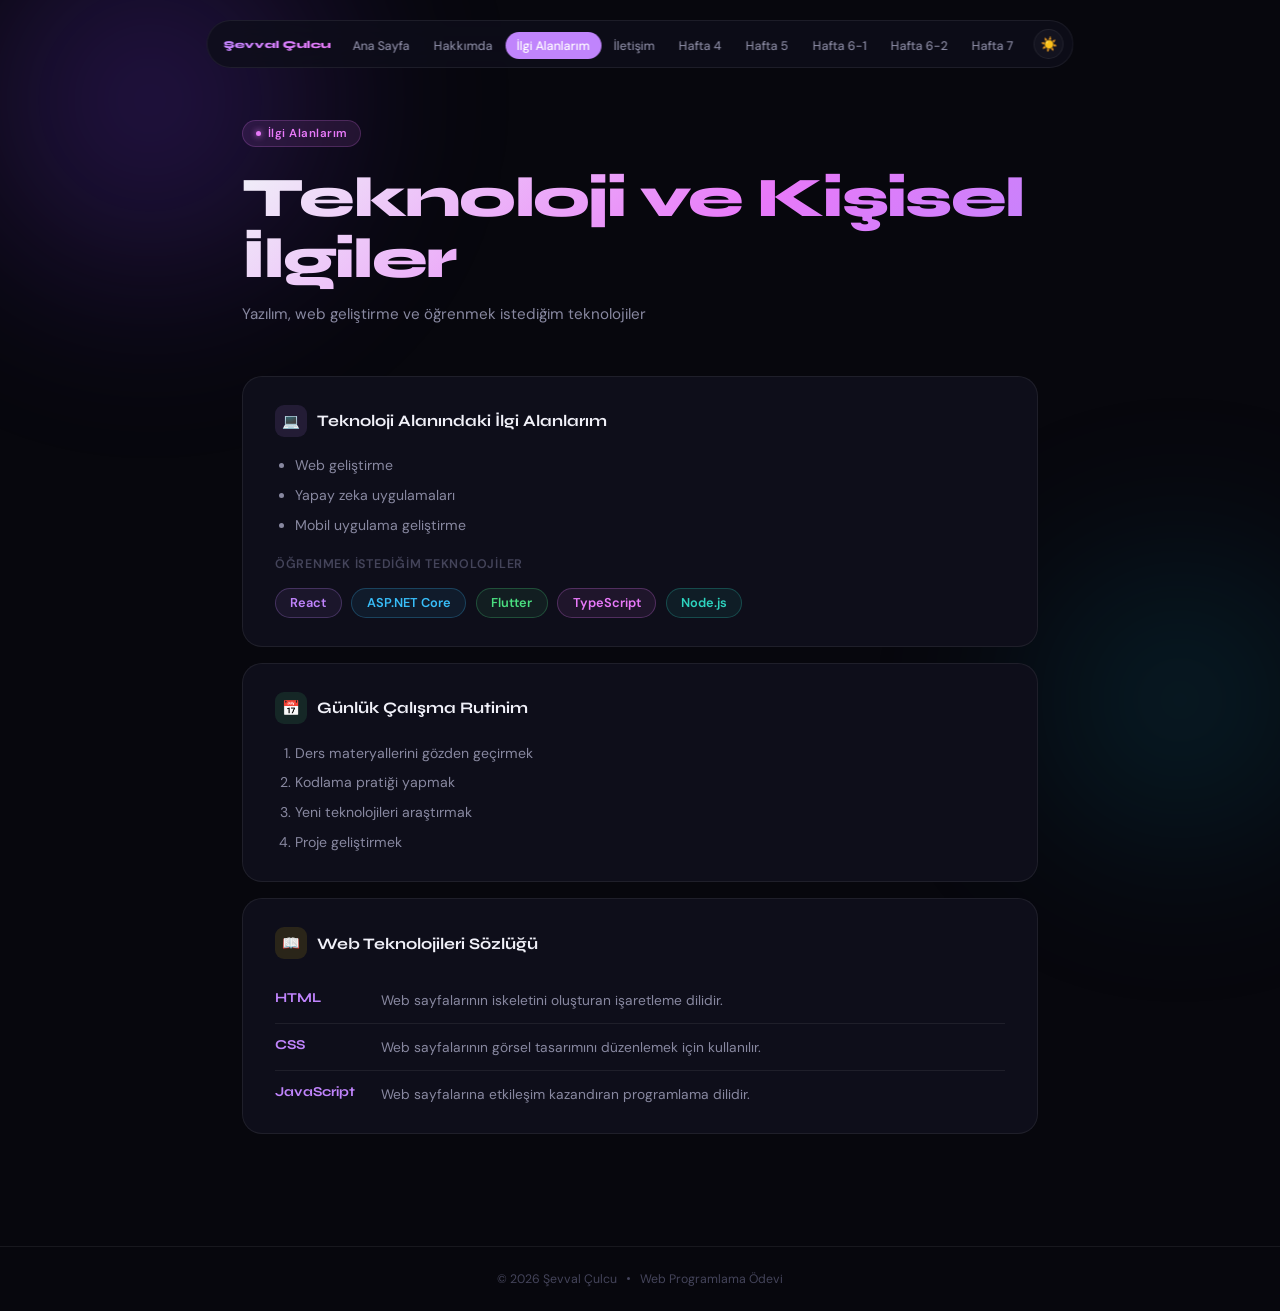
<file: ilgi-alanlarim.html>
<!DOCTYPE html>
<html lang="tr" data-theme="dark">
<head>
  <meta charset="UTF-8"/>
  <meta name="viewport" content="width=device-width, initial-scale=1.0"/>
  <title>Şevval Çulcu – İlgi Alanlarım</title>
  <link rel="preconnect" href="https://fonts.googleapis.com">
  <link rel="preconnect" href="https://fonts.gstatic.com" crossorigin>
  <link href="https://fonts.googleapis.com/css2?family=Syne:wght@400;700;800&family=DM+Sans:wght@300;400;500;600&display=swap" rel="stylesheet">
  <style>
    *,*::before,*::after{box-sizing:border-box;margin:0;padding:0}
    :root{--bg:#07070d;--s1:#0e0e1a;--s2:#13131f;--border:rgba(255,255,255,0.07);--text:#f0f0f8;--sub:#8888a0;--dim:#44445a;--nav-bg:rgba(14,14,26,0.82);--v:#c084fc;--p:#e879f9;--b:#38bdf8;--g:#4ade80;--y:#facc15;--r:#f87171;--t:#2dd4bf;--orb1:#7c3aed;--orb2:#0891b2}
    [data-theme="light"]{--bg:#f5f3ff;--s1:#ffffff;--s2:#ede9fe;--border:rgba(109,40,217,0.1);--text:#1a0a2e;--sub:#5a4e6e;--dim:#9080a8;--nav-bg:rgba(255,255,255,0.88);--orb1:#ddd6fe;--orb2:#bae6fd}
    html{scroll-behavior:smooth}
    body{font-family:'DM Sans',sans-serif;background:var(--bg);color:var(--text);min-height:100vh;overflow-x:hidden;transition:background .35s,color .35s}
    .orb{position:fixed;border-radius:50%;filter:blur(90px);pointer-events:none;z-index:0}
    .orb-1{width:500px;height:500px;background:radial-gradient(circle,var(--orb1) 0%,transparent 70%);top:-150px;left:-100px;opacity:.35}
    .orb-2{width:400px;height:400px;background:radial-gradient(circle,var(--orb2) 0%,transparent 70%);bottom:0;right:-100px;opacity:.25}
    .pill-nav{position:fixed;top:1.25rem;left:50%;transform:translateX(-50%);z-index:100;display:flex;align-items:center;gap:.4rem;padding:.5rem .55rem .5rem 1rem;background:var(--nav-bg);backdrop-filter:blur(24px);-webkit-backdrop-filter:blur(24px);border:1px solid var(--border);border-radius:999px;width:max-content;max-width:96vw;transition:background .35s,border-color .35s}
    .nav-logo{font-family:'Syne',sans-serif;font-size:.65rem;font-weight:800;background:linear-gradient(135deg,var(--v),var(--p));-webkit-background-clip:text;-webkit-text-fill-color:transparent;background-clip:text;text-decoration:none;margin-right:.3rem;white-space:nowrap}
    .nav-links{display:flex;list-style:none;gap:.1rem}
    .nav-links a{text-decoration:none;color:var(--sub);font-size:.78rem;font-weight:500;padding:.35rem .7rem;border-radius:999px;transition:color .2s,background .2s;white-space:nowrap}
    .nav-links a:hover{color:var(--text);background:rgba(109,40,217,.08)}
    .nav-links a.active{color:#fff;background:var(--v)}
    .theme-btn{width:30px;height:30px;border-radius:999px;border:1px solid var(--border);background:var(--s2);color:var(--sub);cursor:pointer;display:flex;align-items:center;justify-content:center;font-size:.85rem;transition:background .2s,color .2s;flex-shrink:0;margin-left:.15rem}
    .theme-btn:hover{background:var(--v);color:#fff;border-color:var(--v)}
    .page-top{position:relative;z-index:1;padding:7.5rem 2rem 3rem;max-width:860px;margin:0 auto}
    .ph-badge{display:inline-flex;align-items:center;gap:.45rem;font-size:.72rem;font-weight:600;color:var(--p);background:rgba(232,121,249,.1);border:1px solid rgba(232,121,249,.2);padding:.3rem .8rem;border-radius:999px;margin-bottom:1.25rem;letter-spacing:.04em}
    .ph-badge::before{content:'';width:5px;height:5px;border-radius:50%;background:var(--p);box-shadow:0 0 6px var(--p)}
    .page-top h1{font-family:'Syne',sans-serif;font-size:clamp(2rem,5vw,3.5rem);font-weight:800;line-height:1.1;letter-spacing:-.03em;margin-bottom:.75rem;background:linear-gradient(135deg,var(--text) 0%,var(--p) 60%,var(--v) 100%);-webkit-background-clip:text;-webkit-text-fill-color:transparent;background-clip:text}
    .page-top p{font-size:.95rem;color:var(--sub);line-height:1.7}
    .page-content{position:relative;z-index:1;max-width:860px;margin:0 auto;padding:0 2rem 6rem}
    .section-block{background:var(--s1);border:1px solid var(--border);border-radius:20px;padding:1.75rem 2rem;margin-bottom:1rem;transition:border-color .25s,background .35s}
    .section-block:hover{border-color:rgba(232,121,249,.25)}
    .section-title{display:flex;align-items:center;gap:.65rem;margin-bottom:1.1rem}
    .section-title h3{font-family:'Syne',sans-serif;font-size:1rem;font-weight:700;color:var(--text)}
    .s-icon{width:32px;height:32px;border-radius:9px;display:flex;align-items:center;justify-content:center;font-size:.9rem;flex-shrink:0}
    p{font-size:.9rem;color:var(--sub);line-height:1.75;margin-bottom:.6rem}
    p:last-child{margin-bottom:0}
    .dark-list{padding-left:1.25rem;display:flex;flex-direction:column;gap:.45rem}
    .dark-list li{font-size:.88rem;color:var(--sub);line-height:1.6}
    .dark-ol{padding-left:1.25rem;display:flex;flex-direction:column;gap:.45rem}
    .dark-ol li{font-size:.88rem;color:var(--sub);line-height:1.6}
    .tech-grid{display:flex;flex-wrap:wrap;gap:.6rem;margin-top:.75rem}
    .tech-pill{font-size:.8rem;font-weight:600;padding:.35rem .9rem;border-radius:999px;border:1px solid}
    .tp-v{color:var(--v);border-color:rgba(192,132,252,.25);background:rgba(192,132,252,.08)}
    .tp-b{color:var(--b);border-color:rgba(56,189,248,.25);background:rgba(56,189,248,.08)}
    .tp-g{color:var(--g);border-color:rgba(74,222,128,.25);background:rgba(74,222,128,.08)}
    .tp-p{color:var(--p);border-color:rgba(232,121,249,.25);background:rgba(232,121,249,.08)}
    .tp-t{color:var(--t);border-color:rgba(45,212,191,.25);background:rgba(45,212,191,.08)}
    .dict-item{display:flex;gap:1rem;padding:.75rem 0;border-bottom:1px solid var(--border);align-items:flex-start}
    .dict-item:last-child{border-bottom:none;padding-bottom:0}
    .dict-term{font-family:'Syne',sans-serif;font-size:.85rem;font-weight:700;color:var(--v);min-width:90px;flex-shrink:0}
    .dict-def{font-size:.86rem;color:var(--sub);line-height:1.6}
    .dark-footer{position:relative;z-index:1;border-top:1px solid var(--border);padding:1.5rem 2rem;display:flex;align-items:center;justify-content:center;gap:.65rem;font-size:.77rem;color:var(--dim)}
    .dot{width:3px;height:3px;border-radius:50%;background:var(--dim)}
    @media(max-width:600px){.pill-nav .nav-links{display:none}.page-top{padding:6.5rem 1.25rem 2rem}.page-content{padding:0 1.25rem 4rem}}
  </style>
</head>
<body>
  <div class="orb orb-1"></div>
  <div class="orb orb-2"></div>
  <nav class="pill-nav">
    <a href="index.html" class="nav-logo">Şevval Çulcu</a>
    <ul class="nav-links">
      <li><a href="index.html">Ana Sayfa</a></li>
      <li><a href="hakkimda.html">Hakkımda</a></li>
      <li><a href="ilgi-alanlarim.html" class="active">İlgi Alanlarım</a></li>
      <li><a href="iletisim.html">İletişim</a></li>
      <li><a href="hafta4.html">Hafta 4</a></li>
      <li><a href="hafta5.html">Hafta 5</a></li>
      <li><a href="hafta6-1.html">Hafta 6-1</a></li>
      <li><a href="hafta6-2.html">Hafta 6-2</a></li>
      <li><a href="hafta7.html">Hafta 7</a></li>
    </ul>
    <button class="theme-btn" id="themeBtn">🌙</button>
  </nav>
  <div class="page-top">
    <div class="ph-badge">İlgi Alanlarım</div>
    <h1>Teknoloji ve Kişisel İlgiler</h1>
    <p>Yazılım, web geliştirme ve öğrenmek istediğim teknolojiler</p>
  </div>
  <main class="page-content">
    <div class="section-block">
      <div class="section-title"><div class="s-icon" style="background:rgba(192,132,252,.12)">💻</div><h3>Teknoloji Alanındaki İlgi Alanlarım</h3></div>
      <ul class="dark-list">
        <li>Web geliştirme</li>
        <li>Yapay zeka uygulamaları</li>
        <li>Mobil uygulama geliştirme</li>
      </ul>
      <div style="margin-top:1.1rem">
        <p style="font-size:.78rem;margin-bottom:.5rem;color:var(--dim);text-transform:uppercase;letter-spacing:.06em;font-weight:600">Öğrenmek istediğim teknolojiler</p>
        <div class="tech-grid">
          <span class="tech-pill tp-v">React</span>
          <span class="tech-pill tp-b">ASP.NET Core</span>
          <span class="tech-pill tp-g">Flutter</span>
          <span class="tech-pill tp-p">TypeScript</span>
          <span class="tech-pill tp-t">Node.js</span>
        </div>
      </div>
    </div>
    <div class="section-block">
      <div class="section-title"><div class="s-icon" style="background:rgba(74,222,128,.12)">📅</div><h3>Günlük Çalışma Rutinim</h3></div>
      <ol class="dark-ol">
        <li>Ders materyallerini gözden geçirmek</li>
        <li>Kodlama pratiği yapmak</li>
        <li>Yeni teknolojileri araştırmak</li>
        <li>Proje geliştirmek</li>
      </ol>
    </div>
    <div class="section-block">
      <div class="section-title"><div class="s-icon" style="background:rgba(250,204,21,.12)">📖</div><h3>Web Teknolojileri Sözlüğü</h3></div>
      <div class="dict-item"><div class="dict-term">HTML</div><div class="dict-def">Web sayfalarının iskeletini oluşturan işaretleme dilidir.</div></div>
      <div class="dict-item"><div class="dict-term">CSS</div><div class="dict-def">Web sayfalarının görsel tasarımını düzenlemek için kullanılır.</div></div>
      <div class="dict-item"><div class="dict-term">JavaScript</div><div class="dict-def">Web sayfalarına etkileşim kazandıran programlama dilidir.</div></div>
    </div>
  </main>
  <footer class="dark-footer">
    <span>© 2026 Şevval Çulcu</span><span class="dot"></span><span>Web Programlama Ödevi</span>
  </footer>
  <script>
    const html=document.documentElement,btn=document.getElementById('themeBtn');
    applyTheme(localStorage.getItem('sc-theme')||'dark');
    btn.addEventListener('click',()=>{const n=html.dataset.theme==='dark'?'light':'dark';applyTheme(n);localStorage.setItem('sc-theme',n);});
    function applyTheme(t){html.dataset.theme=t;btn.textContent=t==='dark'?'☀️':'🌙';}
  </script>
</body>
</html>
</file>
